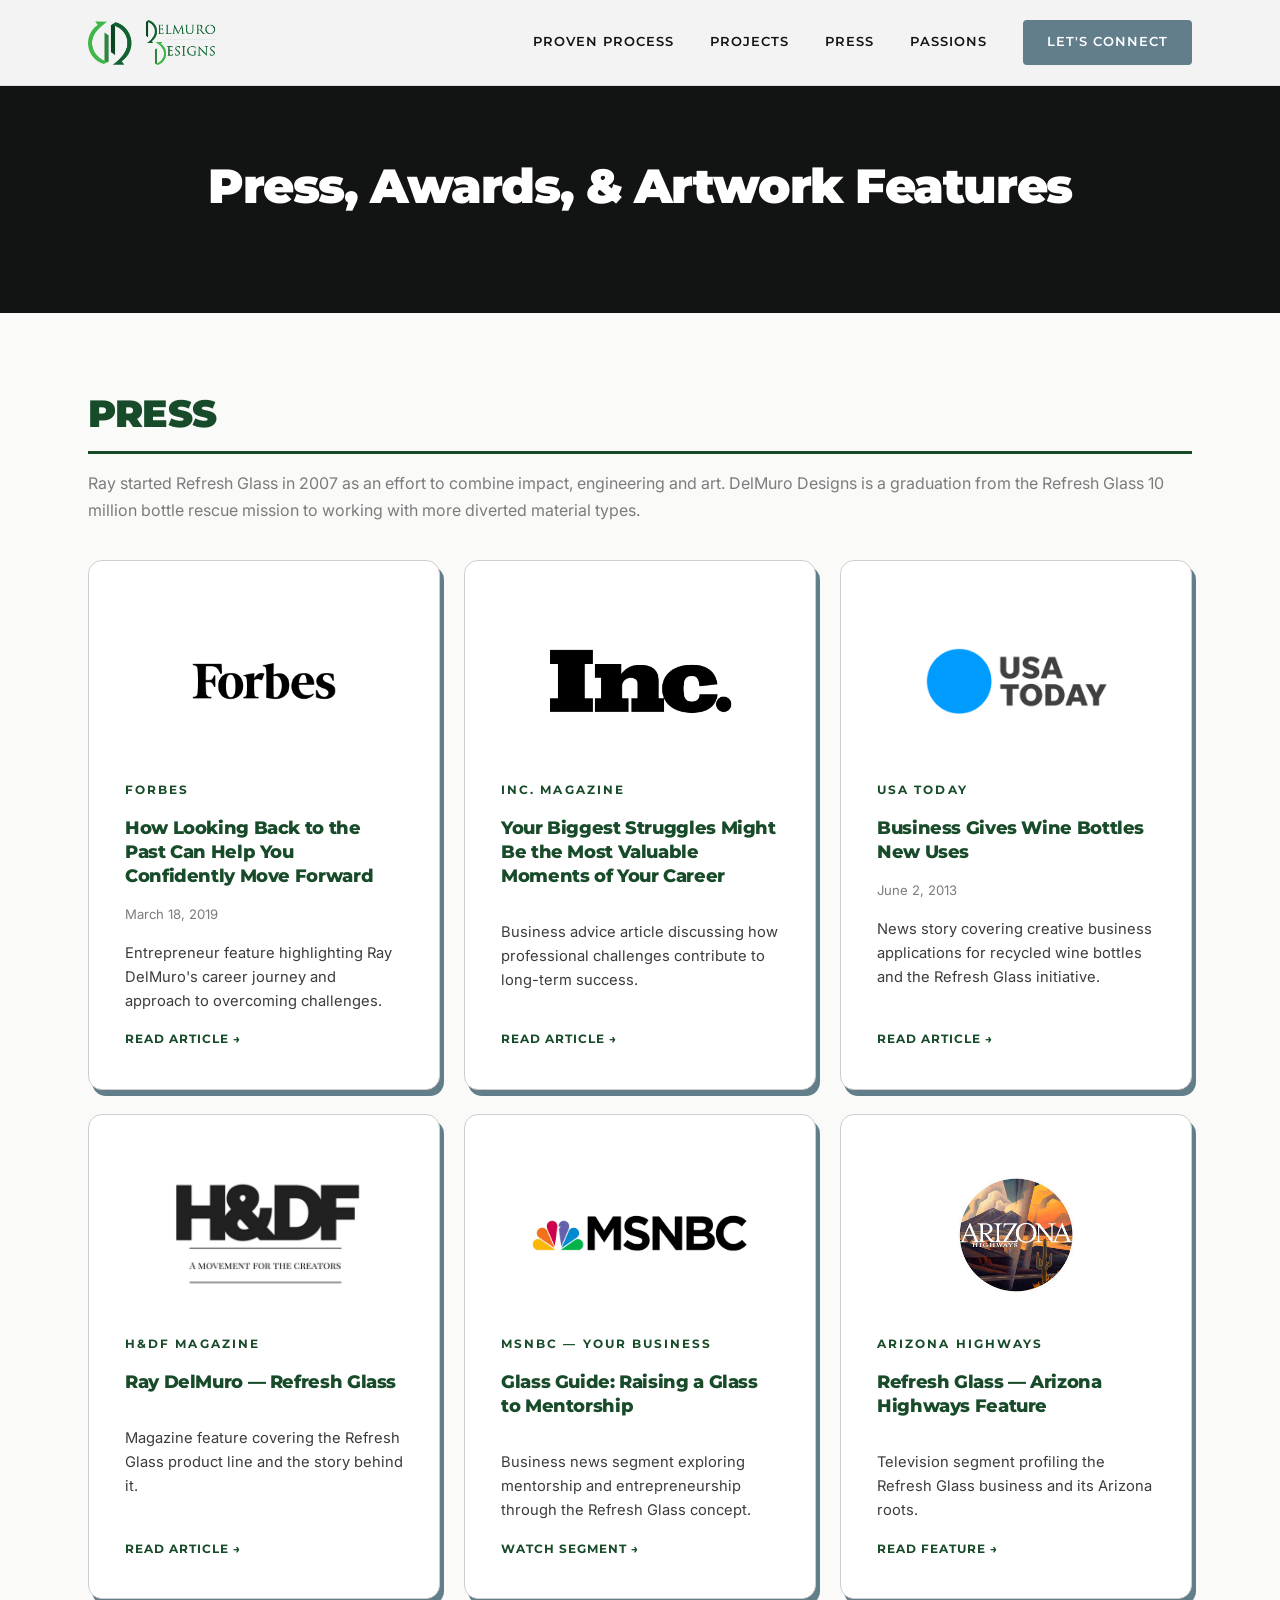
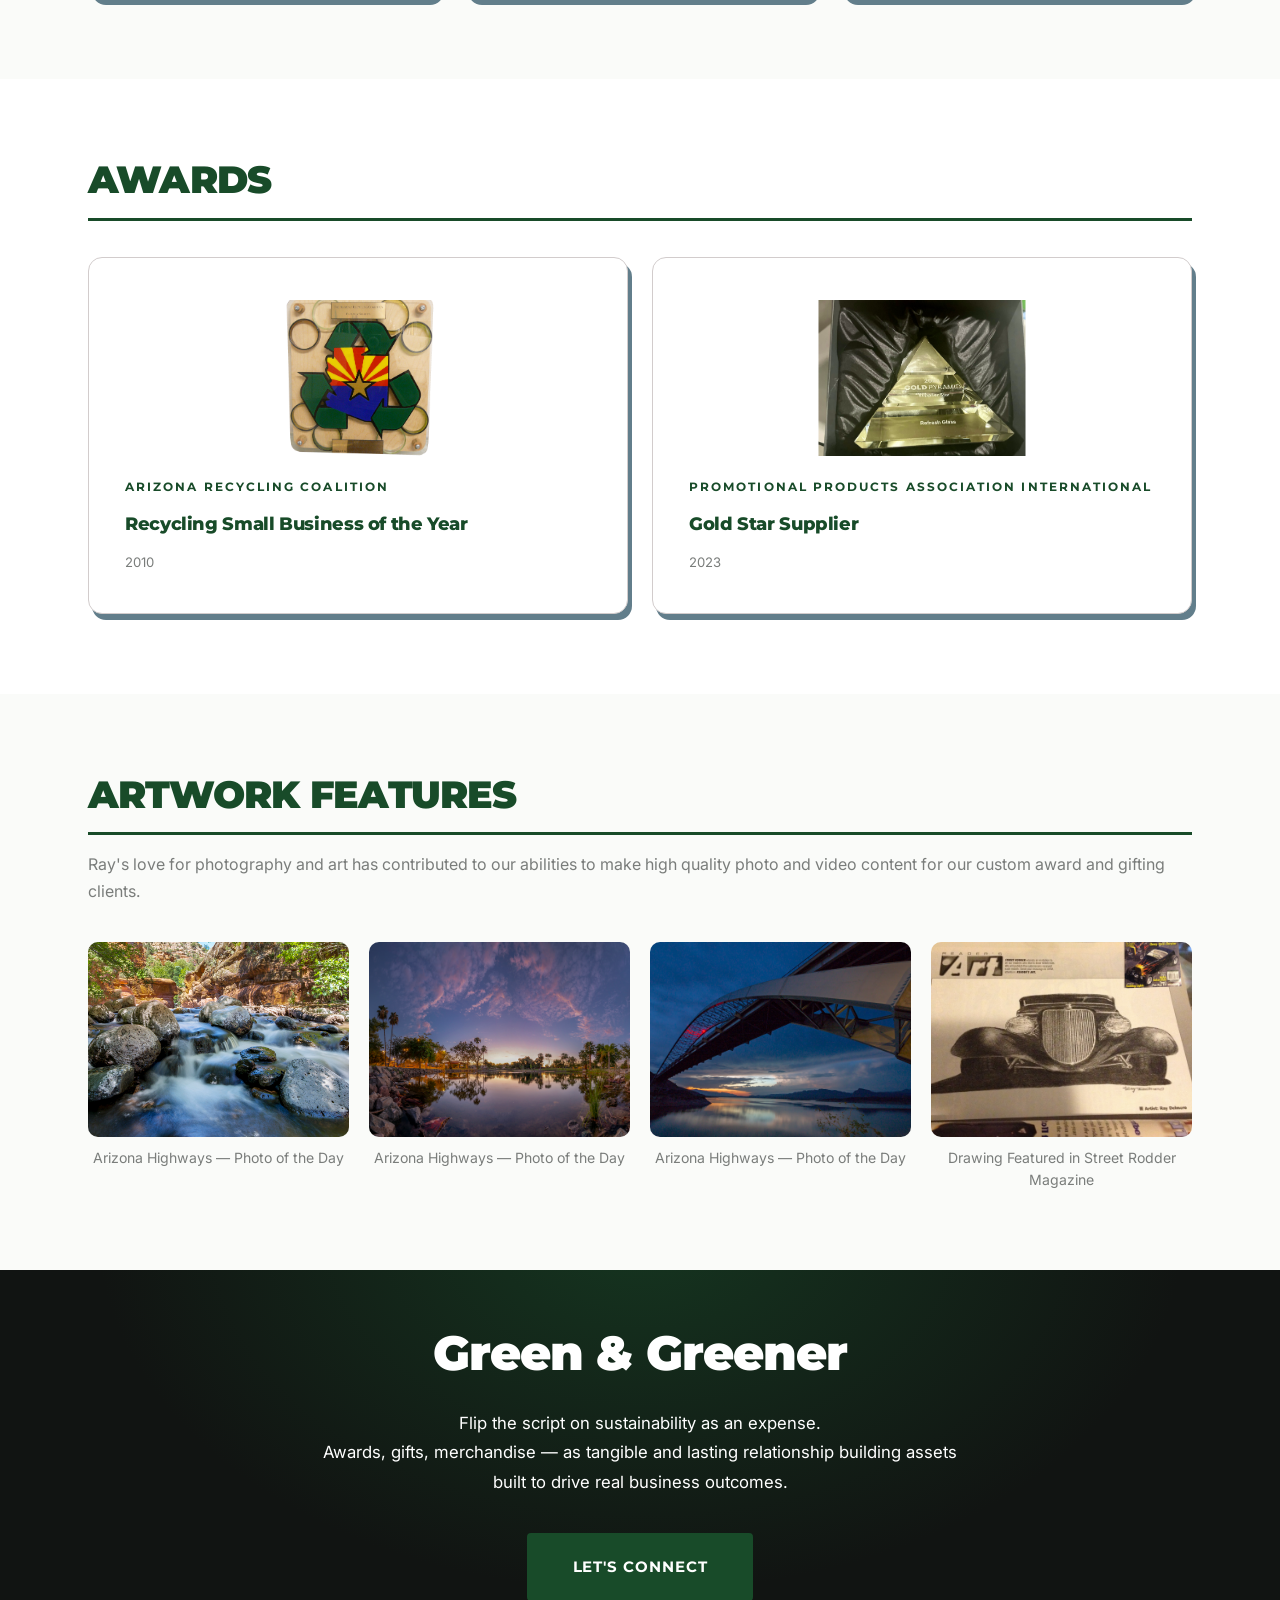
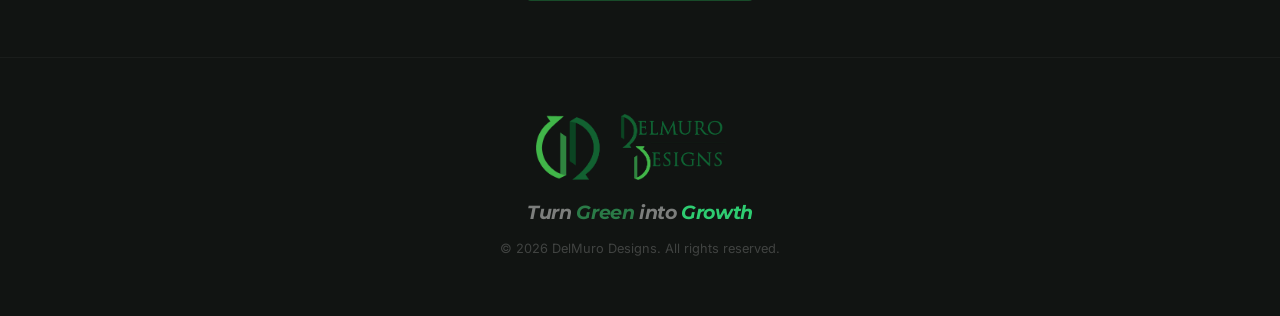
<file: press.html>
<!DOCTYPE html>
<html lang="en">
<head>
  <meta charset="UTF-8">
  <meta name="viewport" content="width=device-width, initial-scale=1.0">
  <title>Press & Awards | DelMuro Designs</title>
  <link rel="preconnect" href="https://fonts.googleapis.com">
  <link rel="preconnect" href="https://fonts.gstatic.com" crossorigin>
  <link href="https://fonts.googleapis.com/css2?family=Montserrat:wght@400;600;700;800;900&family=Inter:wght@300;400;500&display=swap" rel="stylesheet">
  <link rel="stylesheet" href="styles.css">
  <link rel="icon" type="image/png" href="images/DD LOGOS/DD favicon.png">
  <link rel="apple-touch-icon" href="images/DD LOGOS/DD favicon.png">
  <style>
    .press-hero {
      background: var(--near-black);
      padding: 160px 0 80px;
      text-align: center;
    }
    .press-hero__headline {
      font-family: var(--font-head);
      font-weight: 900;
      font-size: clamp(1.65rem, 3.75vw, 3rem);
      color: var(--white);
      letter-spacing: -0.03em;
      line-height: 1.1;
      margin-bottom: 20px;
    }
    .press-hero__sub {
      font-size: 1.05rem;
      color: rgba(255,255,255,0.55);
      max-width: 520px;
      margin: 0 auto;
      line-height: 1.7;
    }

    .artwork-grid {
      display: grid;
      grid-template-columns: repeat(4, 1fr);
      gap: 20px;
      margin-top: 0;
    }
    .artwork-card {
      display: flex;
      flex-direction: column;
      gap: 10px;
    }
    .artwork-card__img {
      width: 100%;
      aspect-ratio: 4/3;
      border-radius: 10px;
      overflow: hidden;
      background: var(--off-white-alt);
    }
    .artwork-card__img img {
      width: 100%;
      height: 100%;
      object-fit: cover;
      display: block;
    }
    .artwork-card__caption {
      font-family: 'Inter', sans-serif;
      font-size: 0.88rem;
      color: var(--gray-mid);
      line-height: 1.5;
      margin: 0;
      text-align: center;
    }
    @media (max-width: 768px) {
      .artwork-grid { grid-template-columns: repeat(2, 1fr); }
    }
    @media (max-width: 480px) {
      .artwork-grid { grid-template-columns: 1fr; }
    }
    .press-section__sub {
      font-size: 1rem;
      line-height: 1.7;
      color: var(--gray-mid);
      max-width: 100%;
      margin: -20px 0 36px;
    }
    .press-section__heading {
      font-family: var(--font-head);
      font-weight: 900;
      font-size: clamp(1.6rem, 3vw, 2.4rem);
      color: var(--green-dark);
      text-transform: uppercase;
      letter-spacing: -0.02em;
      margin: 0 0 36px;
      padding-bottom: 16px;
      border-bottom: 3px solid var(--green-dark);
    }
    .press-grid {
      background: var(--off-white);
      padding: var(--section-pad) 0;
    }
    .press-grid--alt {
      background: var(--white);
    }
    .press-grid--alt .press-grid__inner {
      grid-template-columns: repeat(2, 1fr);
    }
    .press-grid--alt .press-card__img img {
      transform: scale(1.5);
    }
    .press-grid__inner {
      display: grid;
      grid-template-columns: repeat(3, 1fr);
      gap: 24px;
    }
    .press-card {
      background: var(--white);
      border-radius: 14px;
      padding: 40px 36px;
      display: flex;
      flex-direction: column;
      gap: 16px;
      border: 1px solid var(--gray-light);
      box-shadow: 4px 6px 0px 0px var(--slate);
      transition: transform 0.25s ease, box-shadow 0.25s ease;
    }
    .press-card:hover {
      transform: translateY(-6px);
      box-shadow: 4px 12px 0px 0px var(--slate);
    }
    .press-card__img {
      width: 100%;
      height: 160px;
      border-radius: 8px;
      background: var(--white);
      border: 2px solid transparent;
      display: flex;
      align-items: center;
      justify-content: center;
      overflow: hidden;
      margin-bottom: 4px;
      padding: 20px;
    }
    .press-card__img img {
      width: 100%;
      height: 100%;
      object-fit: contain;
      display: block;
    }
    .press-card__img-placeholder {
      font-family: var(--font-head);
      font-weight: 600;
      font-size: 0.72rem;
      letter-spacing: 0.12em;
      text-transform: uppercase;
      color: var(--gray-mid);
    }

    .press-card__source {
      font-family: var(--font-head);
      font-weight: 700;
      font-size: 0.72rem;
      letter-spacing: 0.18em;
      text-transform: uppercase;
      color: var(--green-dark);
    }
    .press-card__title {
      font-family: var(--font-head);
      font-weight: 800;
      font-size: 1.15rem;
      color: var(--green-dark);
      line-height: 1.3;
    }
    .press-card__date {
      font-size: 0.82rem;
      color: var(--gray-mid);
    }
    .press-card__desc {
      font-size: 0.92rem;
      color: var(--charcoal);
      line-height: 1.65;
      flex: 1;
    }
    .press-card__link {
      display: inline-block;
      font-family: var(--font-head);
      font-weight: 700;
      font-size: 0.78rem;
      letter-spacing: 0.08em;
      text-transform: uppercase;
      color: var(--green-dark);
      text-decoration: none;
      margin-top: auto;
      transition: color 0.2s;
    }
    .press-card__link:hover { color: var(--green-accent); }
    .press-card--no-link .press-card__link { display: none; }

    @media (max-width: 900px) {
      .press-grid__inner { grid-template-columns: repeat(2, 1fr); }
    }
    @media (max-width: 580px) {
      .press-grid__inner { grid-template-columns: 1fr; }
      .press-grid--alt .press-grid__inner { grid-template-columns: 1fr; }
    }
  </style>
</head>
<body>

  <!-- NAV -->
  <nav class="nav">
    <div class="nav__inner container">
      <a href="index.html" class="nav__logo"><img src="images/DD LOGOS/med Horizontal ACTIVE DD logo no taglines.png" alt="DelMuro Designs"></a>
      <div class="nav__links">
        <a href="process.html">Proven Process</a>
        <a href="projects.html">Projects</a>
        <a href="press.html">Press</a>
        <a href="about.html">Passions</a>
        <a href="index.html#contact" class="btn btn--sm">Let's Connect</a>
      </div>
      <button class="nav__hamburger" aria-label="Open menu" aria-expanded="false">
        <span></span><span></span><span></span>
      </button>
    </div>
    <div class="nav__mobile-menu">
      <a href="process.html">Proven Process</a>
      <a href="projects.html">Projects</a>
      <a href="press.html">Press</a>
      <a href="about.html">Passions</a>
    </div>
  </nav>

  <!-- HERO -->
  <section class="press-hero">
    <div class="container">
      <h1 class="press-hero__headline">Press, Awards, & Artwork Features</h1>
    </div>
  </section>

  <!-- PRESS -->
  <section class="press-grid">
    <div class="container">
      <h2 class="press-section__heading">Press</h2>
      <p class="press-section__sub">Ray started Refresh Glass in 2007 as an effort to combine impact, engineering and art. DelMuro Designs is a graduation from the Refresh Glass 10 million bottle rescue mission to working with more diverted material types.</p>
      <div class="press-grid__inner">

        <div class="press-card">
          <div class="press-card__img"><img src="images/About Logos/forbes-logo-0.png" alt="Forbes" style="object-fit:contain;width:100%;transform:scale(1.5);"></div>
          <span class="press-card__source">Forbes</span>
          <h2 class="press-card__title">How Looking Back to the Past Can Help You Confidently Move Forward</h2>
          <span class="press-card__date">March 18, 2019</span>
          <p class="press-card__desc">Entrepreneur feature highlighting Ray DelMuro's career journey and approach to overcoming challenges.</p>
          <a href="https://www.forbes.com/sites/davidsturt/2019/03/18/how-looking-back-to-the-past-can-help-you-confidently-move-forward-one-entrepreneurs-story/" class="press-card__link" target="_blank" rel="noopener">Read Article →</a>
        </div>

        <div class="press-card">
          <div class="press-card__img"><img src="images/About Logos/Inc._magazine_logo_white_background.jpg" alt="Inc. Magazine" style="object-fit:contain;width:100%;transform:scale(0.8);"></div>
          <span class="press-card__source">Inc. Magazine</span>
          <h2 class="press-card__title">Your Biggest Struggles Might Be the Most Valuable Moments of Your Career</h2>
          <span class="press-card__date"></span>
          <p class="press-card__desc">Business advice article discussing how professional challenges contribute to long-term success.</p>
          <a href="https://www.inc.com/todd-nordstrom/your-biggest-struggles-might-be-most-valuable-moments-of-your-career-heres-how-to-use-them-to-get-ahead.html" class="press-card__link" target="_blank" rel="noopener">Read Article →</a>
        </div>

        <div class="press-card">
          <div class="press-card__img"><img src="images/About Logos/USA-Today-logo.png" alt="USA Today"></div>
          <span class="press-card__source">USA Today</span>
          <h2 class="press-card__title">Business Gives Wine Bottles New Uses</h2>
          <span class="press-card__date">June 2, 2013</span>
          <p class="press-card__desc">News story covering creative business applications for recycled wine bottles and the Refresh Glass initiative.</p>
          <a href="https://www.usatoday.com/story/news/nation/2013/06/02/business-gives-wine-bottles-new-uses/2381187/" class="press-card__link" target="_blank" rel="noopener">Read Article →</a>
        </div>

        <div class="press-card">
          <div class="press-card__img"><img src="images/About Logos/H&DF.png" alt="H&DF Magazine"></div>
          <span class="press-card__source">H&DF Magazine</span>
          <h2 class="press-card__title">Ray DelMuro — Refresh Glass</h2>
          <span class="press-card__date"></span>
          <p class="press-card__desc">Magazine feature covering the Refresh Glass product line and the story behind it.</p>
          <a href="https://hdfmagazine.com/ray-delmuro-refresh-glass/" class="press-card__link" target="_blank" rel="noopener">Read Article →</a>
        </div>

        <div class="press-card">
          <div class="press-card__img"><img src="images/About Logos/MSNBC-Logo.wine.png" alt="MSNBC"></div>
          <span class="press-card__source">MSNBC — Your Business</span>
          <h2 class="press-card__title">Glass Guide: Raising a Glass to Mentorship</h2>
          <span class="press-card__date"></span>
          <p class="press-card__desc">Business news segment exploring mentorship and entrepreneurship through the Refresh Glass concept.</p>
          <a href="https://www.msnbc.com/your-business/watch/glass-guide-raising-a-glass-to-mentorship-631962691890" class="press-card__link" target="_blank" rel="noopener">Watch Segment →</a>
        </div>

        <div class="press-card">
          <div class="press-card__img"><img src="images/About Logos/az highways.jpeg" alt="Arizona Highways"></div>
          <span class="press-card__source">Arizona Highways</span>
          <h2 class="press-card__title">Refresh Glass — Arizona Highways Feature</h2>
          <span class="press-card__date"></span>
          <p class="press-card__desc">Television segment profiling the Refresh Glass business and its Arizona roots.</p>
          <a href="https://www.arizonahighways.com/article/refresh-glass" class="press-card__link" target="_blank" rel="noopener">Read Feature →</a>
        </div>

      </div>
    </div>
  </section>

  <!-- AWARDS -->
  <section class="press-grid press-grid--alt">
    <div class="container">
      <h2 class="press-section__heading">Awards</h2>
      <div class="press-grid__inner">
        <div class="press-card">
          <div class="press-card__img"><img src="images/Press page/AZRC award png.png" alt="Arizona Recycling Coalition"></div>
          <span class="press-card__source">Arizona Recycling Coalition</span>
          <h2 class="press-card__title">Recycling Small Business of the Year</h2>
          <span class="press-card__date">2010</span>
        </div>

        <div class="press-card">
          <div class="press-card__img"><img src="images/Press page/Promotional Products association Supplier Award in 2023.jpg" alt="Promotional Products Association International"></div>
          <span class="press-card__source">Promotional Products Association International</span>
          <h2 class="press-card__title">Gold Star Supplier</h2>
          <span class="press-card__date">2023</span>
        </div>
      </div>
    </div>
  </section>

  <!-- FEATURES -->
  <section class="press-grid">
    <div class="container">
      <h2 class="press-section__heading">Artwork Features</h2>
      <p class="press-section__sub">Ray's love for photography and art has contributed to our abilities to make high quality photo and video content for our custom award and gifting clients.</p>
      <div class="artwork-grid">
        <div class="artwork-card">
          <div class="artwork-card__img"><img src="images/Press page/AH the CRACK.jpg" alt="Arizona Highways Photo of the Day"></div>
          <p class="artwork-card__caption">Arizona Highways — Photo of the Day</p>
        </div>

        <div class="artwork-card">
          <div class="artwork-card__img"><img src="images/Press page/AH Papago Park vert pano 1 crop 4 to 5.jpg" alt="Arizona Highways Photo of the Day"></div>
          <p class="artwork-card__caption">Arizona Highways — Photo of the Day</p>
        </div>

        <div class="artwork-card">
          <div class="artwork-card__img"><img src="images/Press page/AH roosevelt bridge 1.jpg" alt="Arizona Highways Photo of the Day"></div>
          <p class="artwork-card__caption">Arizona Highways — Photo of the Day</p>
        </div>

        <div class="artwork-card">
          <div class="artwork-card__img"><img src="images/Press page/Street Rodder Drawing copy.jpg" alt="Drawing Featured in Street Rodder Magazine"></div>
          <p class="artwork-card__caption">Drawing Featured in Street Rodder Magazine</p>
        </div>
      </div>
    </div>
  </section>

  <!-- SECTION: FINAL CTA -->
  <section class="cta-final" id="contact">
    <div class="container">
      <h2 class="cta-final__headline">Green &amp; Greener</h2>
      <p class="cta-final__body">Flip the script on sustainability as an expense.<br>Awards, gifts, merchandise &mdash; as tangible and lasting relationship building assets<br>built to drive real business outcomes.</p>
      <div class="cta-final__buttons">
        <a href="#contact" class="btn btn--primary btn--lg">Let's Connect</a>
      </div>
    </div>
  </section>

  <!-- FOOTER -->
  <footer class="footer">
    <div class="container footer__inner">
      <div class="footer__logo"><img src="images/DD LOGOS/med Horizontal ACTIVE DD logo no taglines.png" alt="DelMuro Designs"></div>
      <p class="footer__tagline"><span style="color:rgba(255,255,255,0.45);">Turn</span> <span style="color: var(--green-accent);">Green</span> <span style="color:rgba(255,255,255,0.45);">into</span> <span style="color: #2ECC71;">Growth</span></p>
      <p class="footer__copy">&copy; 2026 DelMuro Designs. All rights reserved.</p>
    </div>
  </footer>

  <script src="script.js"></script>

  <!-- CONTACT MODAL -->
  <style>
    #contact-modal{display:none;position:fixed;inset:0;z-index:10000;background:rgba(0,0,0,0.72);backdrop-filter:blur(6px);align-items:center;justify-content:center;padding:20px;overflow-y:auto;}
    #contact-modal-inner{background:#fff;border-radius:16px;padding:48px 48px 40px;max-width:660px;width:100%;position:relative;margin:auto;}
    #cm-close{position:absolute;top:16px;right:20px;background:none;border:none;font-size:2rem;cursor:pointer;color:#aaa;line-height:1;padding:4px 8px;}
    #cm-close:hover{color:#333;}
    #contact-modal form{width:100%;font-family:'Inter',system-ui,sans-serif;}
    #contact-modal form *{box-sizing:border-box;}
    #contact-modal .cm-field{display:block;width:100%;margin-bottom:14px;}
    #contact-modal .cm-field label{display:block;margin-bottom:5px;font-size:0.875rem;color:#374151;font-weight:500;}
    #contact-modal input[type="text"],#contact-modal input[type="url"],#contact-modal input[type="email"],#contact-modal select,#contact-modal textarea{width:100%;padding:9px 12px;border:1px solid #d1d5db;border-radius:6px;font-family:inherit;font-size:0.95rem;color:#111;}
    #contact-modal input:focus,#contact-modal select:focus,#contact-modal textarea:focus{outline:none;border-color:#2F8F4E;box-shadow:0 0 0 3px rgba(47,143,78,0.15);}
    #contact-modal textarea{resize:vertical;}
    #contact-modal fieldset{border:0;padding:0;margin:0 0 14px;}
    #contact-modal fieldset legend{display:block;margin-bottom:8px;font-size:0.875rem;color:#374151;font-weight:500;}
    #contact-modal fieldset label{display:flex;align-items:center;gap:8px;margin-bottom:6px;font-size:0.9rem;color:#374151;}
    #contact-modal .cm-row{display:flex;gap:16px;}
    #contact-modal .cm-row .cm-field{flex:1;min-width:0;}
    #contact-modal button[type="submit"]{width:100%;padding:13px 24px;border-radius:8px;border:none;background:#2F8F4E;color:#fff;cursor:pointer;font-family:'Inter',sans-serif;font-weight:700;font-size:1rem;transition:background 0.2s;}
    #contact-modal button[type="submit"]:hover{background:#267a42;}
    @media(max-width:600px){#contact-modal-inner{padding:32px 20px;}#contact-modal .cm-row{flex-direction:column;gap:0;}}
  </style>
  <div id="contact-modal" role="dialog" aria-modal="true" aria-labelledby="cm-heading">
    <div id="contact-modal-inner">
      <button id="cm-close" onclick="closeContactModal()" aria-label="Close">&times;</button>
      <h3 id="cm-heading" style="font-family:'Bebas Neue',sans-serif;font-size:2.2rem;letter-spacing:0.03em;margin:0 0 6px;color:#1a1a1a;">Let's Connect</h3>
      <p style="font-family:'Inter',sans-serif;font-size:0.95rem;color:#888;margin:0 0 28px;">Tell us about your project — we'll follow up shortly.</p>
      <form action="https://usebasin.com/f/e0e806885330" method="POST" accept-charset="utf-8">
        <div class="cm-row">
          <div class="cm-field"><label for="cm-first">First Name</label><input type="text" id="cm-first" name="first_name" required></div>
          <div class="cm-field"><label for="cm-last">Last Name</label><input type="text" id="cm-last" name="last_name" required></div>
        </div>
        <div class="cm-row">
          <div class="cm-field"><label for="cm-phone">Phone Number</label><input type="tel" id="cm-phone" name="phone_number" required></div>
          <div class="cm-field"><label for="cm-email">Email</label><input type="email" id="cm-email" name="email" required></div>
        </div>
        <div class="cm-field"><label for="cm-website">Organization Website</label><input type="url" id="cm-website" name="organization_website" required></div>
        <fieldset>
          <legend>Interested in (select all that apply)</legend>
          <label><input type="checkbox" name="interested_in[]" value="awards"> Awards</label>
          <label><input type="checkbox" name="interested_in[]" value="gifts"> Gifts</label>
          <label><input type="checkbox" name="interested_in[]" value="merchandise"> Merchandise</label>
        </fieldset>
        <div class="cm-row">
          <div class="cm-field"><label for="cm-qty">Quantities (minimum 10 units)</label><select id="cm-qty" name="quantities" required><option value="">Select…</option><option value="10-50">10–50</option><option value="50-100">50–100</option><option value="100+">100+</option><option value="not_sure">Not sure yet</option></select></div>
          <div class="cm-field"><label for="cm-timeline">Timeline (optional)</label><input type="text" id="cm-timeline" name="timeline" maxlength="25"></div>
        </div>
        <div class="cm-field"><label for="cm-message">Message (optional, max 250 chars)</label><textarea id="cm-message" name="message" maxlength="250" rows="6"></textarea></div>
        <div class="cm-field"><button type="submit">Submit</button></div>
      </form>
    </div>
  </div>
  <script>
    (function(){
      var modal=document.getElementById('contact-modal');
      function openContactModal(){var sy=window.scrollY||window.pageYOffset;document.body.style.top='-'+sy+'px';document.body.style.position='fixed';document.body.style.width='100%';document.body.style.overflow='hidden';modal.style.display='flex';}
      function closeContactModal(){var sy=parseInt(document.body.style.top||'0')*-1;document.body.style.position='';document.body.style.top='';document.body.style.width='';document.body.style.overflow='';modal.style.display='none';window.scrollTo(0,sy);}
      window.openContactModal=openContactModal;
      window.closeContactModal=closeContactModal;
      modal.addEventListener('click',function(e){if(e.target===modal)closeContactModal();});
      document.addEventListener('keydown',function(e){if(e.key==='Escape')closeContactModal();});
      document.querySelectorAll('a[href="#contact"],a[href="index.html#contact"]').forEach(function(el){
        el.addEventListener('click',function(e){e.preventDefault();openContactModal();});
      });
    })();
  </script>
</body>
</html>
</file>
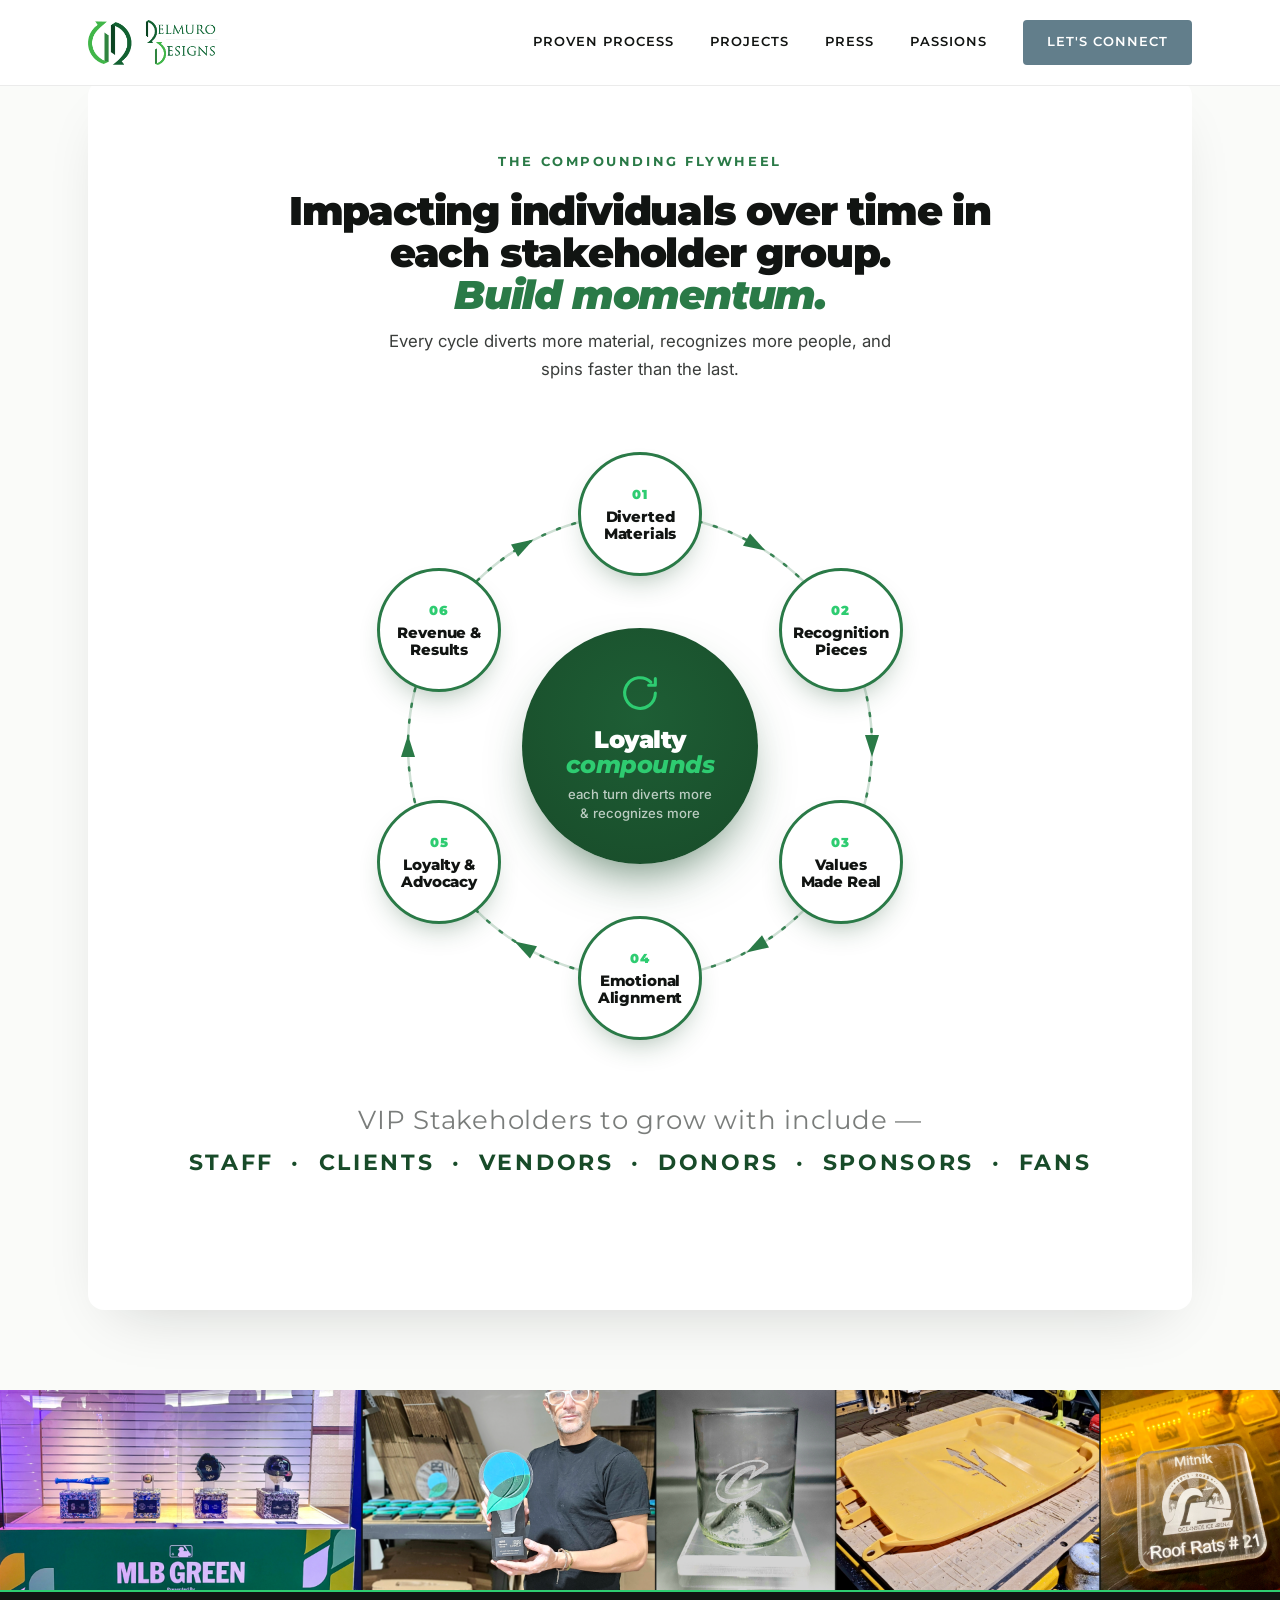
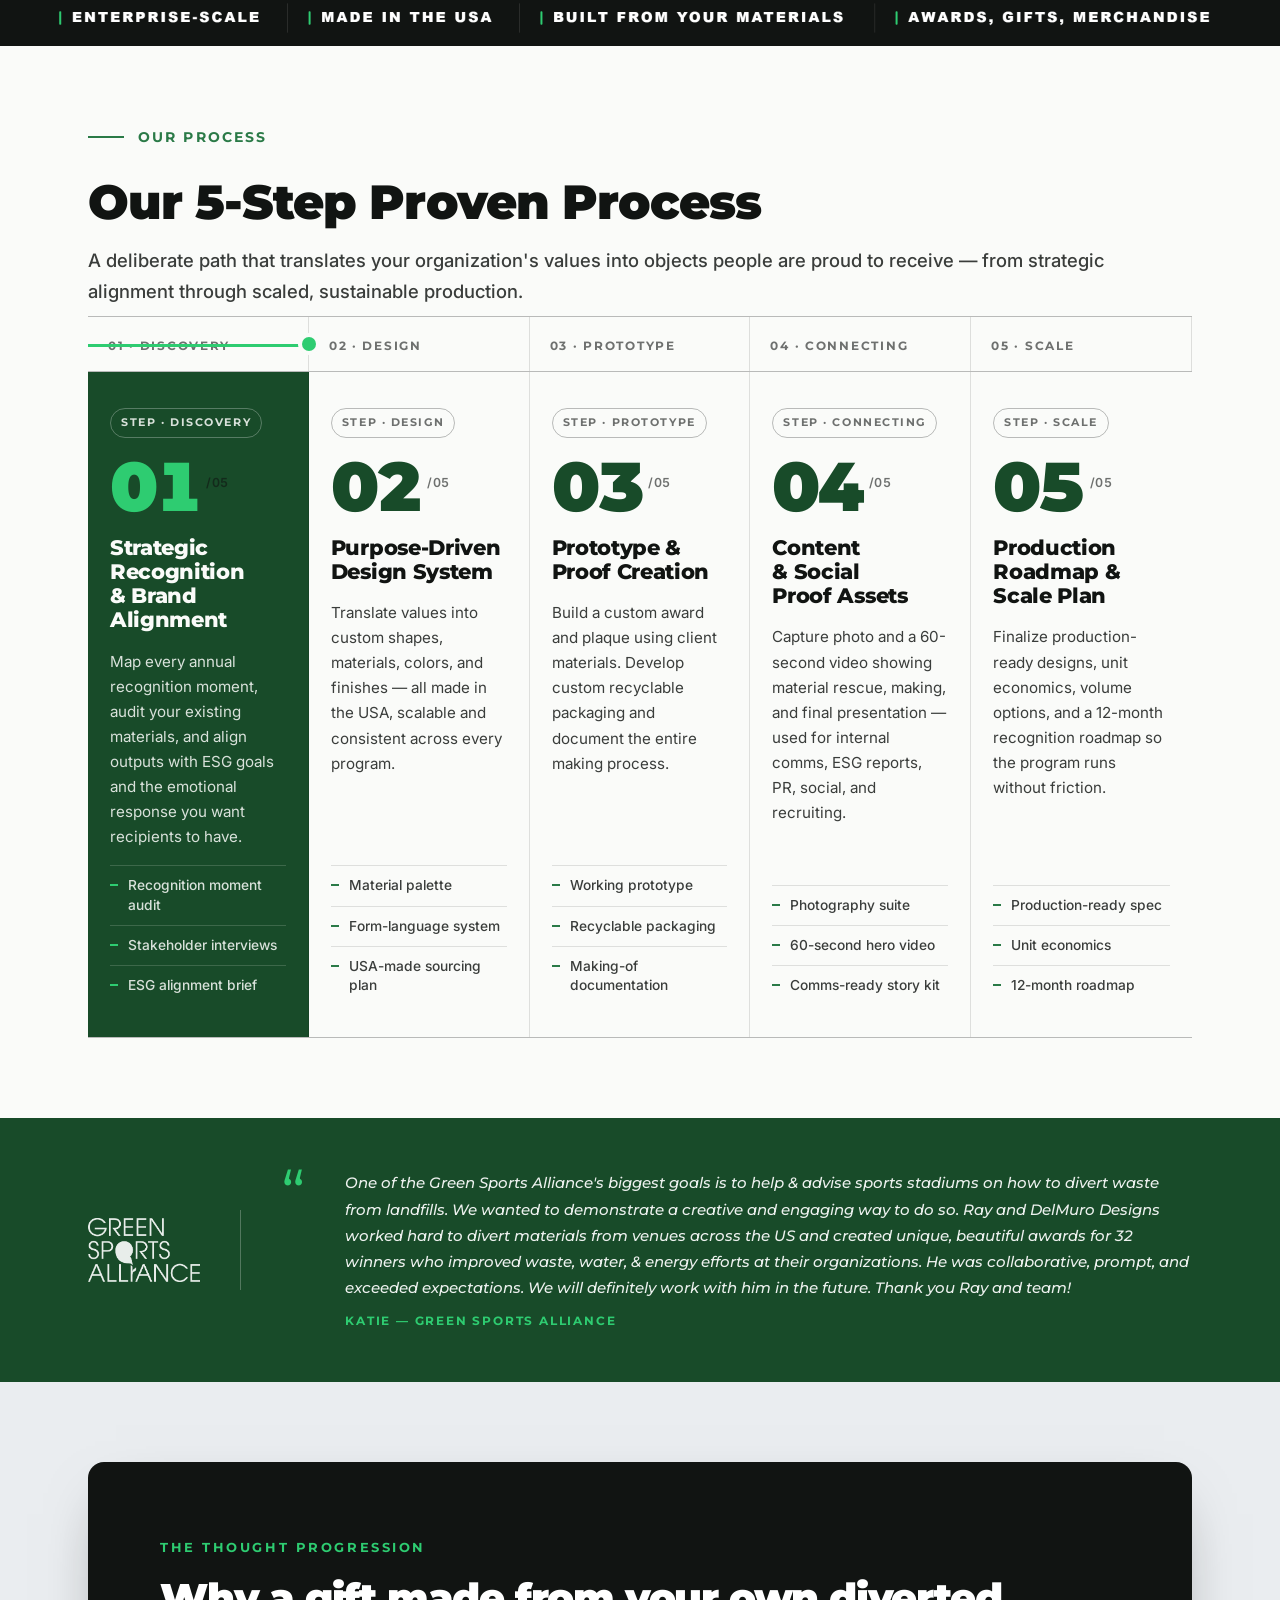
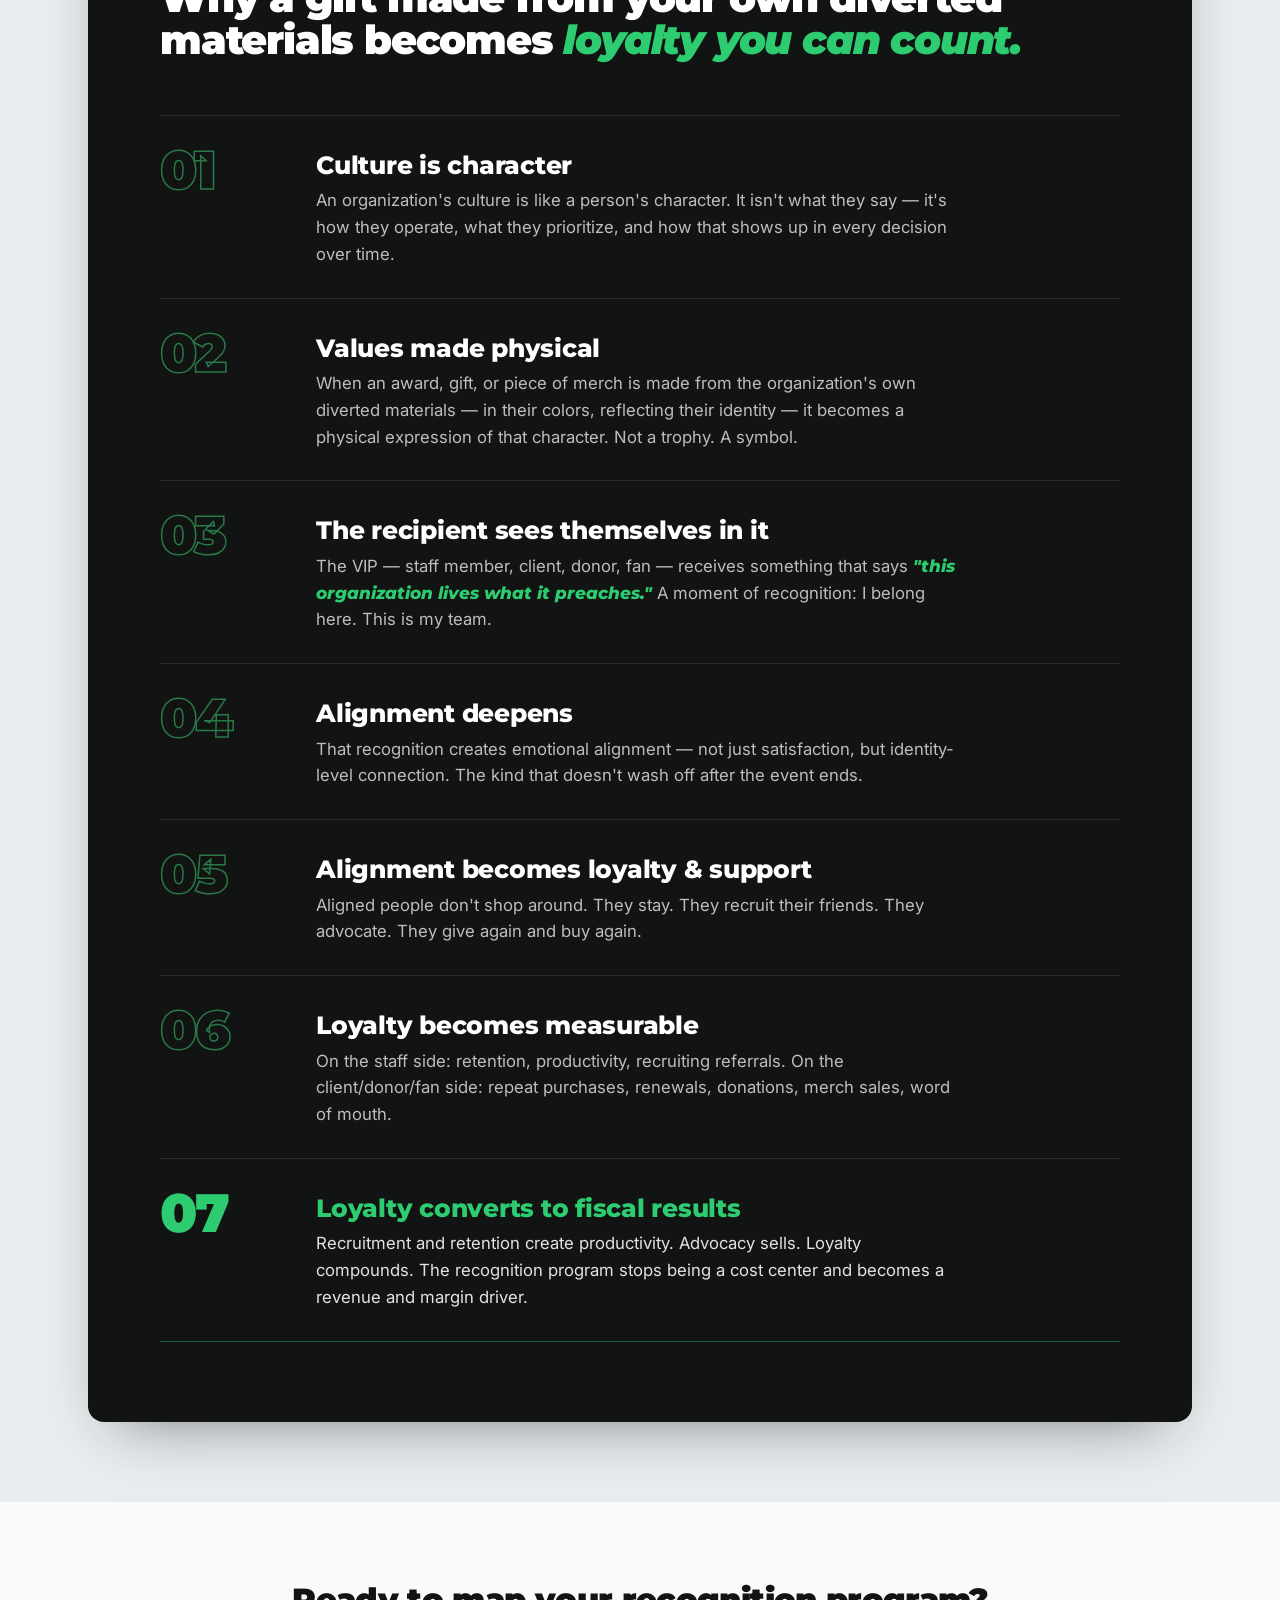
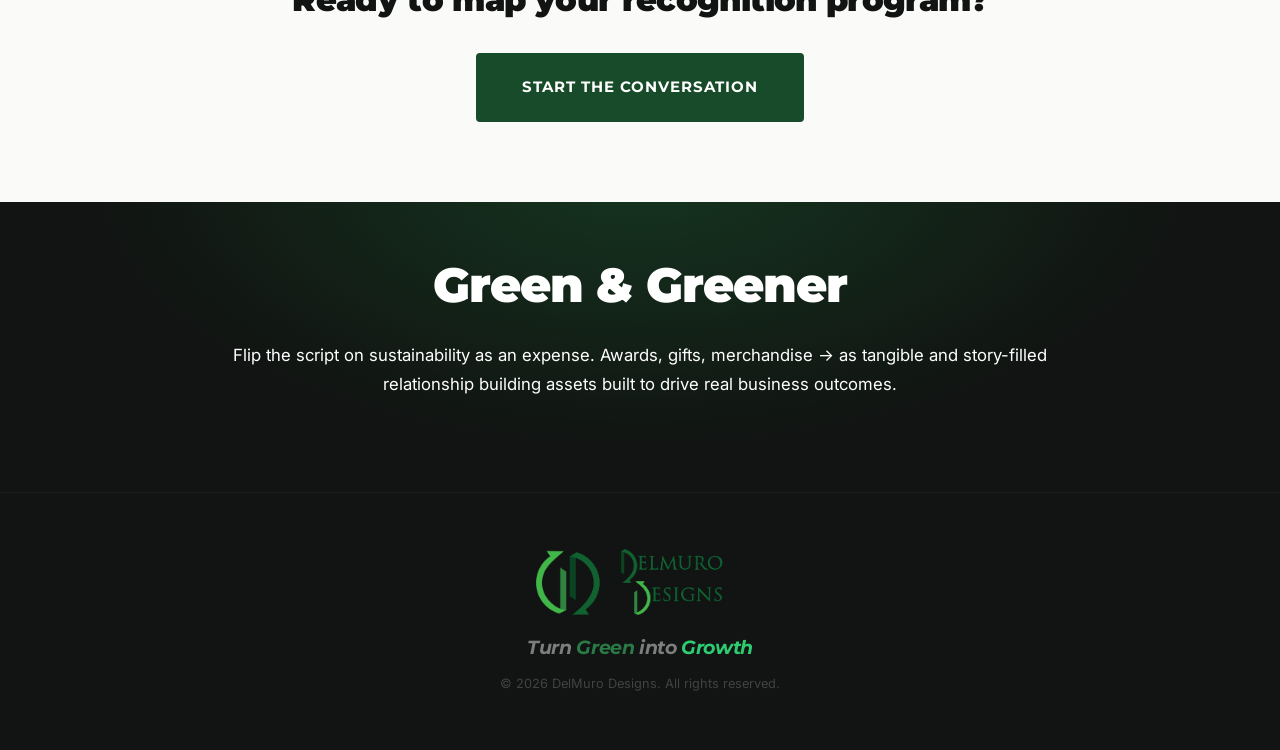
<file: process.html>
<!DOCTYPE html>
<html lang="en">
<head>
  <meta charset="UTF-8">
  <meta name="viewport" content="width=device-width, initial-scale=1.0">
  <title>Our Proven Process | DelMuro Designs</title>
  <link rel="preconnect" href="https://fonts.googleapis.com">
  <link rel="preconnect" href="https://fonts.gstatic.com" crossorigin>
  <link href="https://fonts.googleapis.com/css2?family=Montserrat:wght@400;600;700;800;900&family=Inter:wght@300;400;500&display=swap" rel="stylesheet">
  <link rel="stylesheet" href="styles.css">
  <link rel="icon" type="image/png" href="images/DD LOGOS/DD favicon.png">
  <link rel="apple-touch-icon" href="images/DD LOGOS/DD favicon.png">
  <style>
    .process-hero {
      background: var(--near-black);
      padding: 160px 0 80px;
      text-align: center;
    }
    .process-hero__headline {
      font-family: var(--font-head);
      font-weight: 900;
      font-size: clamp(1.65rem, 3.75vw, 3rem);
      color: var(--white);
      letter-spacing: -0.03em;
      line-height: 1.1;
      margin-bottom: 20px;
    }
    .process-hero__sub {
      font-size: 1.05rem;
      color: rgba(255,255,255,0.55);
      max-width: 520px;
      margin: 0 auto;
      line-height: 1.7;
    }
  </style>
</head>
<body>

  <!-- NAV -->
  <nav class="nav">
    <div class="nav__inner container">
      <a href="index.html" class="nav__logo"><img src="images/DD LOGOS/med Horizontal ACTIVE DD logo no taglines.png" alt="DelMuro Designs"></a>
      <div class="nav__links">
        <a href="process.html">Proven Process</a>
        <a href="projects.html">Projects</a>
        <a href="press.html">Press</a>
        <a href="about.html">Passions</a>
        <a href="index.html#contact" class="btn btn--sm">Let's Connect</a>
      </div>
      <button class="nav__hamburger" aria-label="Open menu" aria-expanded="false">
        <span></span><span></span><span></span>
      </button>
    </div>
    <div class="nav__mobile-menu">
      <a href="process.html">Proven Process</a>
      <a href="projects.html">Projects</a>
      <a href="press.html">Press</a>
      <a href="about.html">Passions</a>
    </div>
  </nav>

  <!-- HERO -->
  <section class="process-hero" style="display:none;">
    <div class="container">
      <h1 class="process-hero__headline">Our 5-Step Proven Process</h1>
      <p class="process-hero__sub">A deliberate path that translates your organization's values into objects people are proud to receive — from strategic alignment through scaled, sustainable production.</p>
    </div>
  </section>

  <!-- LOYALTY FLYWHEEL -->
  <section class="fw-section">
    <div class="container">
      <div class="fw-panel">
        <div class="fw-panel__head" data-reveal>
          <p class="fw-eyebrow">The compounding flywheel</p>
          <h2 class="fw-headline">Impacting individuals over time in each stakeholder group.<br><em>Build momentum.</em></h2>
          <p class="fw-lede">Every cycle diverts more material, recognizes more people, and spins faster than the last.</p>
        </div>

        <div class="fw-stage" data-reveal>
          <svg class="fw-stage__svg" viewBox="0 0 660 660" aria-hidden="true">
            <circle cx="330" cy="330" r="232" fill="none" stroke="#CFE0D5" stroke-width="2.5"/>
            <circle cx="330" cy="330" r="232" fill="none" stroke="#2A7A47" stroke-width="2.5" stroke-dasharray="3 13" stroke-linecap="round" opacity="0.9"/>
            <g fill="#2A7A47">
              <polygon points="455.5,134.6 440.0,117.5 433.0,129.7"/>
              <polygon points="562.0,341.0 569.0,319.0 555.0,319.0"/>
              <polygon points="436.5,536.4 459.0,531.5 452.0,519.3"/>
              <polygon points="204.5,525.4 220.0,542.5 227.0,530.3"/>
              <polygon points="98.0,319.0 91.0,341.0 105.0,341.0"/>
              <polygon points="223.5,123.6 201.0,128.5 208.0,140.7"/>
            </g>
          </svg>

          <div class="fw-hub">
            <svg class="fw-hub__icon" viewBox="0 0 48 48" width="46" height="46" aria-hidden="true">
              <path d="M40 24a16 16 0 1 1-4.7-11.3" fill="none" stroke="currentColor" stroke-width="3.2" stroke-linecap="round"/>
              <path d="M40 9 L40 16 L33 16" fill="none" stroke="currentColor" stroke-width="3.2" stroke-linecap="round" stroke-linejoin="round"/>
            </svg>
            <div class="fw-hub__line">Loyalty</div>
            <div class="fw-hub__line fw-hub__line--accent">compounds</div>
            <p class="fw-hub__note">each turn diverts more &amp; recognizes more</p>
          </div>

          <div class="fw-node" style="left:50%;    top:14.85%;"><span class="fw-node__num">01</span><span class="fw-node__label">Diverted<br>Materials</span></div>
          <div class="fw-node" style="left:80.44%; top:32.42%;"><span class="fw-node__num">02</span><span class="fw-node__label">Recognition<br>Pieces</span></div>
          <div class="fw-node" style="left:80.44%; top:67.58%;"><span class="fw-node__num">03</span><span class="fw-node__label">Values<br>Made Real</span></div>
          <div class="fw-node" style="left:50%;    top:85.15%;"><span class="fw-node__num">04</span><span class="fw-node__label">Emotional<br>Alignment</span></div>
          <div class="fw-node" style="left:19.56%; top:67.58%;"><span class="fw-node__num">05</span><span class="fw-node__label">Loyalty &amp;<br>Advocacy</span></div>
          <div class="fw-node" style="left:19.56%; top:32.42%;"><span class="fw-node__num">06</span><span class="fw-node__label">Revenue &amp;<br>Results</span></div>
        </div>
        <p style="text-align:center; font-size: 1.6rem; font-family: var(--font-head); color: var(--gray-mid); margin: 24px 0 0; padding: 0 24px 64px; letter-spacing: 0.03em; font-weight: 400; line-height: 1.6;">VIP Stakeholders to grow with include &mdash;<br><span style="color: var(--green-dark); font-weight: 700; letter-spacing: 0.12em; text-transform: uppercase; font-size: 1.4rem;">Staff &nbsp;&middot;&nbsp; Clients &nbsp;&middot;&nbsp; Vendors &nbsp;&middot;&nbsp; Donors &nbsp;&middot;&nbsp; Sponsors &nbsp;&middot;&nbsp; Fans</span></p>
      </div>
    </div>
  </section>

  <!-- BANNER -->
  <div style="width:100%; line-height:0;">
    <img src="images/Banners/refresh-glass-banner.png" alt="Enterprise-scale awards, gifts, and merchandise made in the USA from your materials" style="width:100%; display:block;">
  </div>

  <!-- PROVEN PROCESS -->
  <section class="dm-proven-process" id="process">
  <div class="dm-pp-container">

    <div class="dm-pp-eyebrow">
      <span class="dm-pp-bar"></span>
      <span>Our Process</span>
    </div>

    <h2 class="dm-pp-headline">Our 5-Step Proven Process</h2>

    <p class="dm-pp-lede">A deliberate path that translates your organization's values into objects people are proud to receive — from strategic alignment through scaled, sustainable production.</p>

    <div class="dm-pp-rail" aria-hidden="true">
      <div class="dm-pp-tick"><span class="dm-pp-tick-lbl">01 · Discovery</span></div>
      <div class="dm-pp-tick"><span class="dm-pp-tick-lbl">02 · Design</span></div>
      <div class="dm-pp-tick"><span class="dm-pp-tick-lbl">03 · Prototype</span></div>
      <div class="dm-pp-tick"><span class="dm-pp-tick-lbl">04 · Connecting</span></div>
      <div class="dm-pp-tick"><span class="dm-pp-tick-lbl">05 · Scale</span></div>
      <div class="dm-pp-fill" style="width:20%"></div>
      <div class="dm-pp-head" style="left:20%"></div>
    </div>

    <div class="dm-pp-track">

      <article class="dm-pp-step is-active" data-step="0">
        <span class="dm-pp-pill">Step · Discovery</span>
        <div class="dm-pp-num">01<sup>/05</sup></div>
        <h3 class="dm-pp-step-title">Strategic Recognition &amp; Brand Alignment</h3>
        <p class="dm-pp-step-desc">Map every annual recognition moment, audit your existing materials, and align outputs with ESG goals and the emotional response you want recipients to have.</p>
        <ul class="dm-pp-deliverables">
          <li>Recognition moment audit</li>
          <li>Stakeholder interviews</li>
          <li>ESG alignment brief</li>
        </ul>
      </article>

      <article class="dm-pp-step" data-step="1">
        <span class="dm-pp-pill">Step · Design</span>
        <div class="dm-pp-num">02<sup>/05</sup></div>
        <h3 class="dm-pp-step-title">Purpose-Driven Design System</h3>
        <p class="dm-pp-step-desc">Translate values into custom shapes, materials, colors, and finishes — all made in the USA, scalable and consistent across every program.</p>
        <ul class="dm-pp-deliverables">
          <li>Material palette</li>
          <li>Form-language system</li>
          <li>USA-made sourcing plan</li>
        </ul>
      </article>

      <article class="dm-pp-step" data-step="2">
        <span class="dm-pp-pill">Step · Prototype</span>
        <div class="dm-pp-num">03<sup>/05</sup></div>
        <h3 class="dm-pp-step-title">Prototype &amp; Proof Creation</h3>
        <p class="dm-pp-step-desc">Build a custom award and plaque using client materials. Develop custom recyclable packaging and document the entire making process.</p>
        <ul class="dm-pp-deliverables">
          <li>Working prototype</li>
          <li>Recyclable packaging</li>
          <li>Making-of documentation</li>
        </ul>
      </article>

      <article class="dm-pp-step" data-step="3">
        <span class="dm-pp-pill">Step · Connecting</span>
        <div class="dm-pp-num">04<sup>/05</sup></div>
        <h3 class="dm-pp-step-title">Content &amp; Social Proof Assets</h3>
        <p class="dm-pp-step-desc">Capture photo and a 60-second video showing material rescue, making, and final presentation — used for internal comms, ESG reports, PR, social, and recruiting.</p>
        <ul class="dm-pp-deliverables">
          <li>Photography suite</li>
          <li>60-second hero video</li>
          <li>Comms-ready story kit</li>
        </ul>
      </article>

      <article class="dm-pp-step" data-step="4">
        <span class="dm-pp-pill">Step · Scale</span>
        <div class="dm-pp-num">05<sup>/05</sup></div>
        <h3 class="dm-pp-step-title">Production Roadmap &amp; Scale Plan</h3>
        <p class="dm-pp-step-desc">Finalize production-ready designs, unit economics, volume options, and a 12-month recognition roadmap so the program runs without friction.</p>
        <ul class="dm-pp-deliverables">
          <li>Production-ready spec</li>
          <li>Unit economics</li>
          <li>12-month roadmap</li>
        </ul>
      </article>

    </div>

  </div>
  </section>

  <!-- TESTIMONIAL -->
  <section class="testimonial">
    <div class="container">
      <div class="testimonial__inner">
        <img src="images/logos/green sports alliance logo.png" alt="Green Sports Alliance" class="testimonial__logo">
        <div class="testimonial__divider"></div>
        <div class="testimonial__quote-mark">&ldquo;</div>
        <div class="testimonial__body">
          <blockquote class="testimonial__text">One of the Green Sports Alliance's biggest goals is to help &amp; advise sports stadiums on how to divert waste from landfills. We wanted to demonstrate a creative and engaging way to do so. Ray and DelMuro Designs worked hard to divert materials from venues across the US and created unique, beautiful awards for 32 winners who improved waste, water, &amp; energy efforts at their organizations. He was collaborative, prompt, and exceeded expectations. We will definitely work with him in the future. Thank you Ray and team!</blockquote>
          <cite class="testimonial__cite">Katie &mdash; Green Sports Alliance</cite>
        </div>
      </div>
    </div>
  </section>

  <!-- THOUGHT PROGRESSION -->
  <section class="tp-section">
    <div class="container">
      <div class="tp-panel">
        <div class="tp-panel__head">
          <p class="tp-eyebrow">The thought progression</p>
          <h2 class="tp-headline" style="max-width: none;">Why a gift made from your own diverted materials becomes <em>loyalty you can count.</em></h2>
        </div>
        <ol class="tp-steps">
          <li class="tp-step" data-reveal>
            <span class="tp-step__num">01</span>
            <div class="tp-step__body">
              <h3 class="tp-step__title">Culture is character</h3>
              <p class="tp-step__text">An organization's culture is like a person's character. It isn't what they say — it's how they operate, what they prioritize, and how that shows up in every decision over time.</p>
            </div>
          </li>
          <li class="tp-step" data-reveal>
            <span class="tp-step__num">02</span>
            <div class="tp-step__body">
              <h3 class="tp-step__title">Values made physical</h3>
              <p class="tp-step__text">When an award, gift, or piece of merch is made from the organization's own diverted materials — in their colors, reflecting their identity — it becomes a physical expression of that character. Not a trophy. A symbol.</p>
            </div>
          </li>
          <li class="tp-step" data-reveal>
            <span class="tp-step__num">03</span>
            <div class="tp-step__body">
              <h3 class="tp-step__title">The recipient sees themselves in it</h3>
              <p class="tp-step__text">The VIP — staff member, client, donor, fan — receives something that says <em class="tp-accent">"this organization lives what it preaches."</em> A moment of recognition: I belong here. This is my team.</p>
            </div>
          </li>
          <li class="tp-step" data-reveal>
            <span class="tp-step__num">04</span>
            <div class="tp-step__body">
              <h3 class="tp-step__title">Alignment deepens</h3>
              <p class="tp-step__text">That recognition creates emotional alignment — not just satisfaction, but identity-level connection. The kind that doesn't wash off after the event ends.</p>
            </div>
          </li>
          <li class="tp-step" data-reveal>
            <span class="tp-step__num">05</span>
            <div class="tp-step__body">
              <h3 class="tp-step__title">Alignment becomes loyalty &amp; support</h3>
              <p class="tp-step__text">Aligned people don't shop around. They stay. They recruit their friends. They advocate. They give again and buy again.</p>
            </div>
          </li>
          <li class="tp-step" data-reveal>
            <span class="tp-step__num">06</span>
            <div class="tp-step__body">
              <h3 class="tp-step__title">Loyalty becomes measurable</h3>
              <p class="tp-step__text">On the staff side: retention, productivity, recruiting referrals. On the client/donor/fan side: repeat purchases, renewals, donations, merch sales, word of mouth.</p>
            </div>
          </li>
          <li class="tp-step tp-step--final" data-reveal>
            <span class="tp-step__num">07</span>
            <div class="tp-step__body">
              <h3 class="tp-step__title">Loyalty converts to fiscal results</h3>
              <p class="tp-step__text">Recruitment and retention create productivity. Advocacy sells. Loyalty compounds. The recognition program stops being a cost center and becomes a revenue and margin driver.</p>
            </div>
          </li>
        </ol>
      </div>
    </div>
  </section>

  <section style="background: var(--off-white); padding: 80px 0; text-align: center;">
    <div class="container">
      <h2 style="font-family: var(--font-head); font-weight: 900; font-size: clamp(1.4rem, 2.5vw, 2rem); color: var(--near-black); letter-spacing: -0.02em; margin: 0 0 36px;">Ready to map your recognition program?</h2>
      <a href="index.html#contact" class="btn btn--primary btn--lg">Start the Conversation</a>
    </div>
  </section>

  <!-- FINAL CTA -->
  <section class="cta-final" id="contact">
    <div class="container">
      <h2 class="cta-final__headline">Green &amp; Greener</h2>
      <p class="cta-final__body">Flip the script on sustainability as an expense. Awards, gifts, merchandise &rarr; as tangible and story-filled relationship building assets built to drive real business outcomes.</p>
      <div class="cta-final__buttons">
        <a href="index.html#contact" class="btn btn--primary btn--lg" style="display:none;">Let's Connect</a>
      </div>
    </div>
  </section>

  <!-- FOOTER -->
  <footer class="footer">
    <div class="container footer__inner">
      <div class="footer__logo"><img src="images/DD LOGOS/med Horizontal ACTIVE DD logo no taglines.png" alt="DelMuro Designs"></div>
      <p class="footer__tagline"><span style="color:rgba(255,255,255,0.45);">Turn</span> <span style="color: var(--green-accent);">Green</span> <span style="color:rgba(255,255,255,0.45);">into</span> <span style="color: #2ECC71;">Growth</span></p>
      <p class="footer__copy">&copy; 2026 DelMuro Designs. All rights reserved.</p>
    </div>
  </footer>

  <script src="script.js"></script>

  <!-- CONTACT MODAL -->
  <style>
    #contact-modal{display:none;position:fixed;inset:0;z-index:10000;background:rgba(0,0,0,0.72);backdrop-filter:blur(6px);align-items:center;justify-content:center;padding:20px;overflow-y:auto;}
    #contact-modal-inner{background:#fff;border-radius:16px;padding:48px 48px 40px;max-width:660px;width:100%;position:relative;margin:auto;}
    #cm-close{position:absolute;top:16px;right:20px;background:none;border:none;font-size:2rem;cursor:pointer;color:#aaa;line-height:1;padding:4px 8px;}
    #cm-close:hover{color:#333;}
    #contact-modal form{width:100%;font-family:'Inter',system-ui,sans-serif;}
    #contact-modal form *{box-sizing:border-box;}
    #contact-modal .cm-field{display:block;width:100%;margin-bottom:14px;}
    #contact-modal .cm-field label{display:block;margin-bottom:5px;font-size:0.875rem;color:#374151;font-weight:500;}
    #contact-modal input[type="text"],#contact-modal input[type="url"],#contact-modal input[type="email"],#contact-modal select,#contact-modal textarea{width:100%;padding:9px 12px;border:1px solid #d1d5db;border-radius:6px;font-family:inherit;font-size:0.95rem;color:#111;}
    #contact-modal input:focus,#contact-modal select:focus,#contact-modal textarea:focus{outline:none;border-color:#2F8F4E;box-shadow:0 0 0 3px rgba(47,143,78,0.15);}
    #contact-modal textarea{resize:vertical;}
    #contact-modal fieldset{border:0;padding:0;margin:0 0 14px;}
    #contact-modal fieldset legend{display:block;margin-bottom:8px;font-size:0.875rem;color:#374151;font-weight:500;}
    #contact-modal fieldset label{display:flex;align-items:center;gap:8px;margin-bottom:6px;font-size:0.9rem;color:#374151;}
    #contact-modal .cm-row{display:flex;gap:16px;}
    #contact-modal .cm-row .cm-field{flex:1;min-width:0;}
    #contact-modal button[type="submit"]{width:100%;padding:13px 24px;border-radius:8px;border:none;background:#2F8F4E;color:#fff;cursor:pointer;font-family:'Inter',sans-serif;font-weight:700;font-size:1rem;transition:background 0.2s;}
    #contact-modal button[type="submit"]:hover{background:#267a42;}
    @media(max-width:600px){#contact-modal-inner{padding:32px 20px;}#contact-modal .cm-row{flex-direction:column;gap:0;}}
  </style>
  <div id="contact-modal" role="dialog" aria-modal="true" aria-labelledby="cm-heading">
    <div id="contact-modal-inner">
      <button id="cm-close" onclick="closeContactModal()" aria-label="Close">&times;</button>
      <h3 id="cm-heading" style="font-family:'Bebas Neue',sans-serif;font-size:2.2rem;letter-spacing:0.03em;margin:0 0 6px;color:#1a1a1a;">Let's Connect</h3>
      <p style="font-family:'Inter',sans-serif;font-size:0.95rem;color:#888;margin:0 0 28px;">Tell us about your project — we'll follow up shortly.</p>
      <form action="https://usebasin.com/f/e0e806885330" method="POST" accept-charset="utf-8">
        <div class="cm-row">
          <div class="cm-field"><label for="cm-first">First Name</label><input type="text" id="cm-first" name="first_name" required></div>
          <div class="cm-field"><label for="cm-last">Last Name</label><input type="text" id="cm-last" name="last_name" required></div>
        </div>
        <div class="cm-row">
          <div class="cm-field"><label for="cm-phone">Phone Number</label><input type="tel" id="cm-phone" name="phone_number" required></div>
          <div class="cm-field"><label for="cm-email">Email</label><input type="email" id="cm-email" name="email" required></div>
        </div>
        <div class="cm-field"><label for="cm-website">Organization Website</label><input type="url" id="cm-website" name="organization_website" required></div>
        <fieldset>
          <legend>Interested in (select all that apply)</legend>
          <label><input type="checkbox" name="interested_in[]" value="awards"> Awards</label>
          <label><input type="checkbox" name="interested_in[]" value="gifts"> Gifts</label>
          <label><input type="checkbox" name="interested_in[]" value="merchandise"> Merchandise</label>
        </fieldset>
        <div class="cm-row">
          <div class="cm-field"><label for="cm-qty">Quantities (minimum 10 units)</label><select id="cm-qty" name="quantities" required><option value="">Select…</option><option value="10-50">10–50</option><option value="50-100">50–100</option><option value="100+">100+</option><option value="not_sure">Not sure yet</option></select></div>
          <div class="cm-field"><label for="cm-timeline">Timeline (optional)</label><input type="text" id="cm-timeline" name="timeline" maxlength="25"></div>
        </div>
        <div class="cm-field"><label for="cm-message">Message (optional, max 250 chars)</label><textarea id="cm-message" name="message" maxlength="250" rows="6"></textarea></div>
        <div class="cm-field"><button type="submit">Submit</button></div>
      </form>
    </div>
  </div>
  <script>
    (function(){
      var modal=document.getElementById('contact-modal');
      function openContactModal(){var sy=window.scrollY||window.pageYOffset;document.body.style.top='-'+sy+'px';document.body.style.position='fixed';document.body.style.width='100%';document.body.style.overflow='hidden';modal.style.display='flex';}
      function closeContactModal(){var sy=parseInt(document.body.style.top||'0')*-1;document.body.style.position='';document.body.style.top='';document.body.style.width='';document.body.style.overflow='';modal.style.display='none';window.scrollTo(0,sy);}
      window.openContactModal=openContactModal;
      window.closeContactModal=closeContactModal;
      modal.addEventListener('click',function(e){if(e.target===modal)closeContactModal();});
      document.addEventListener('keydown',function(e){if(e.key==='Escape')closeContactModal();});
      document.querySelectorAll('a[href="#contact"],a[href="index.html#contact"]').forEach(function(el){
        el.addEventListener('click',function(e){e.preventDefault();openContactModal();});
      });
    })();
  </script>
</body>
</html>
</file>
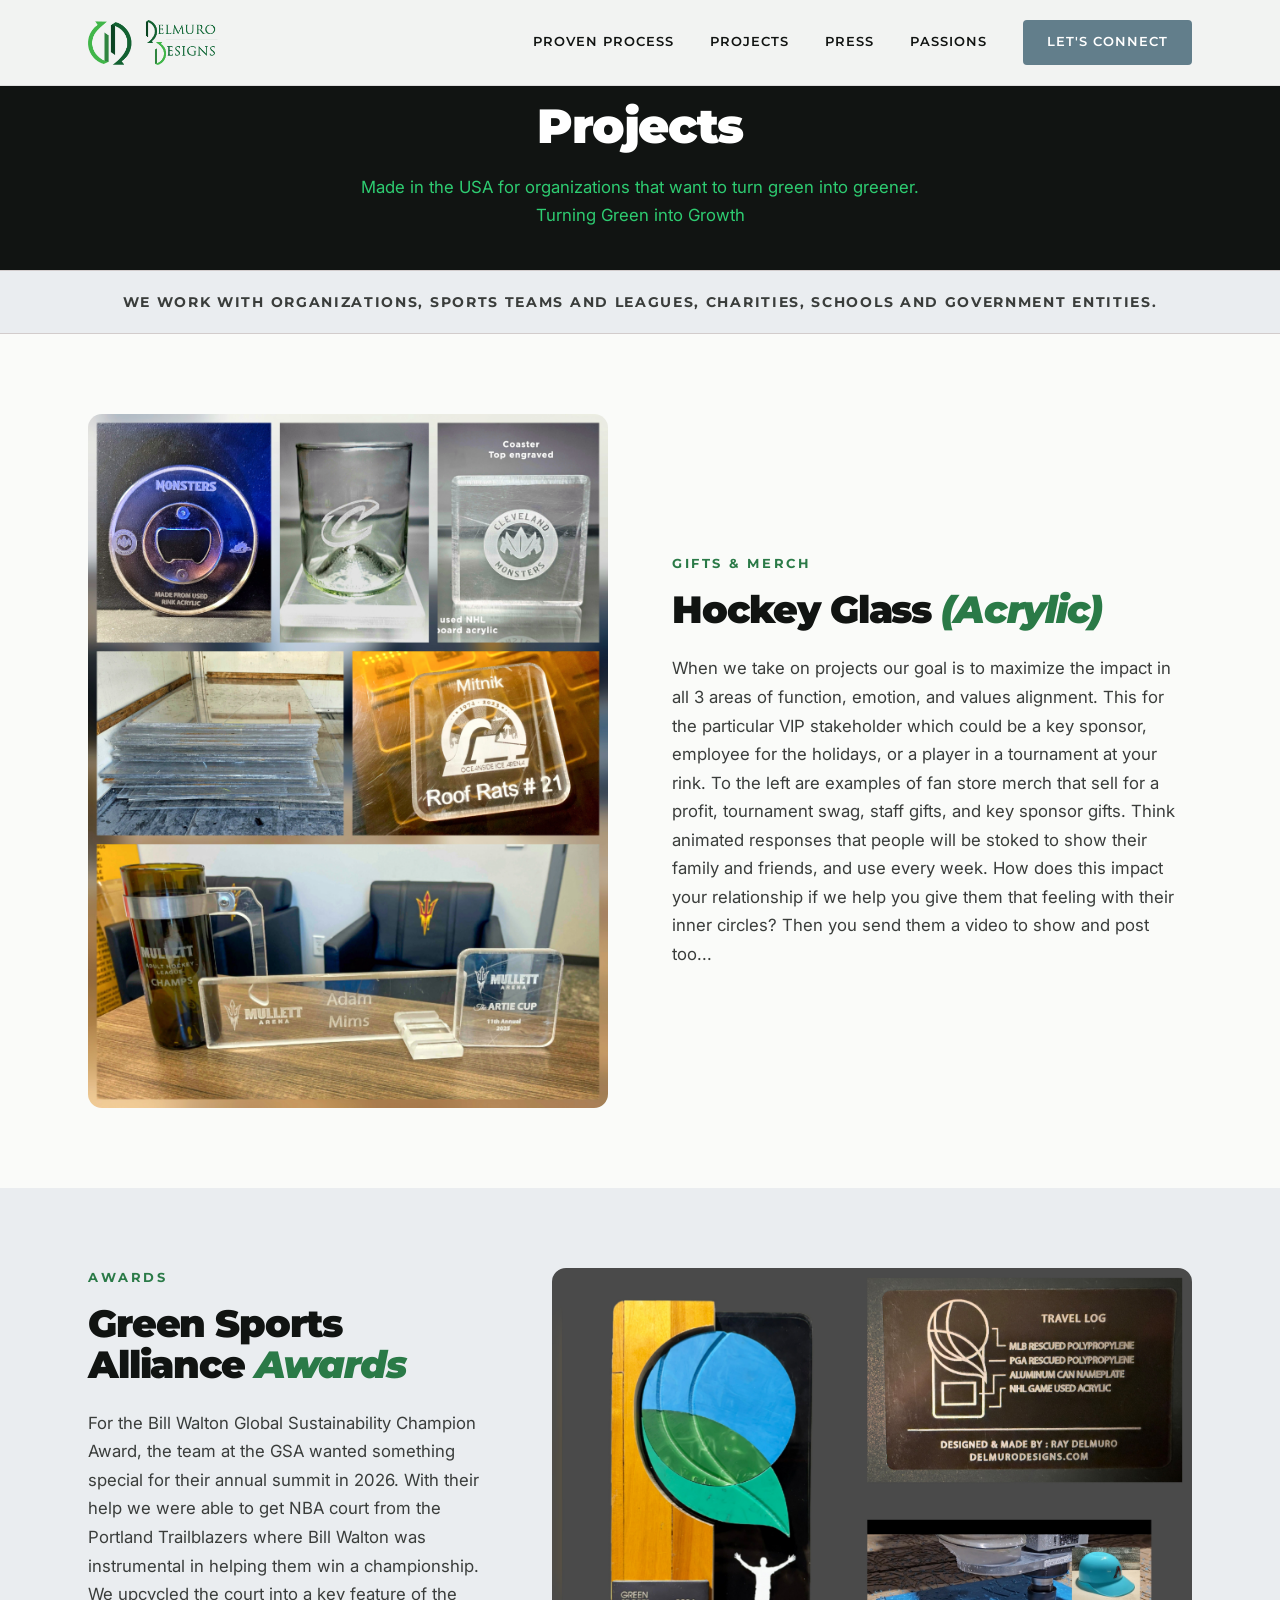
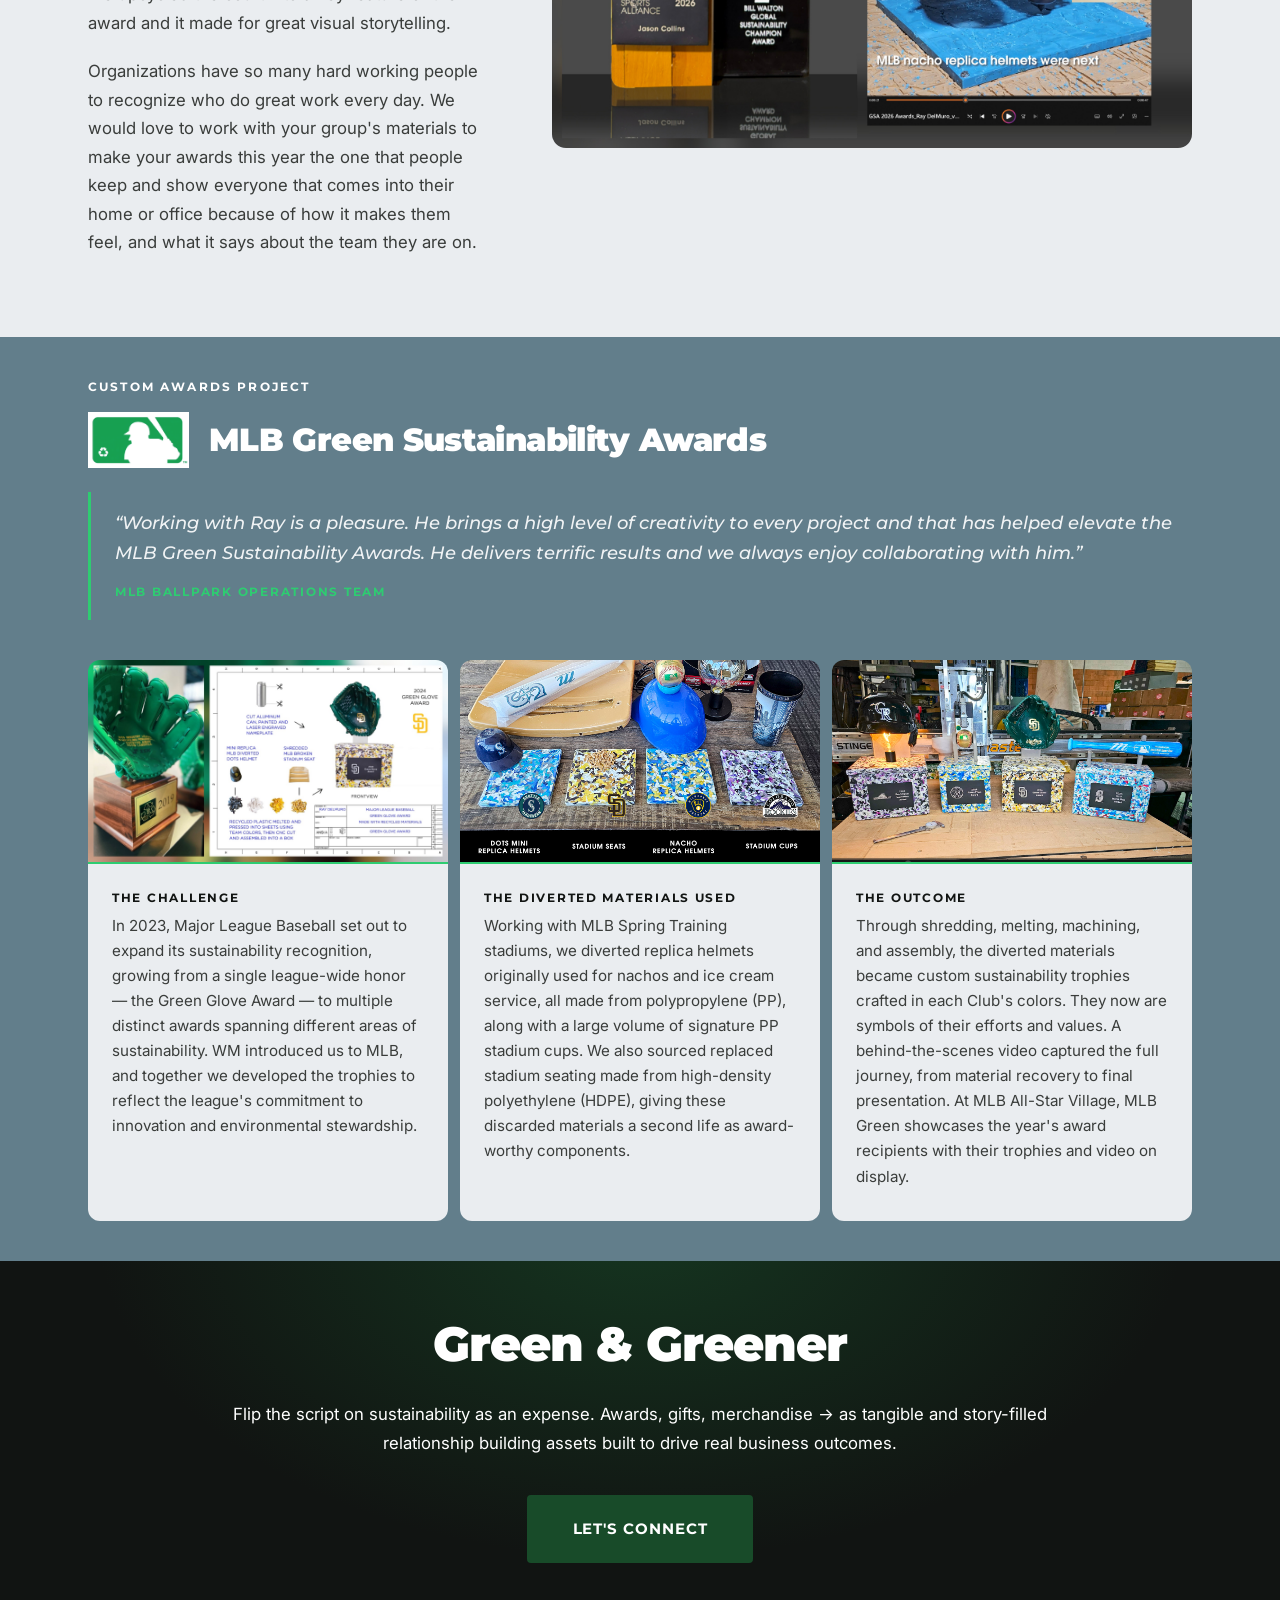
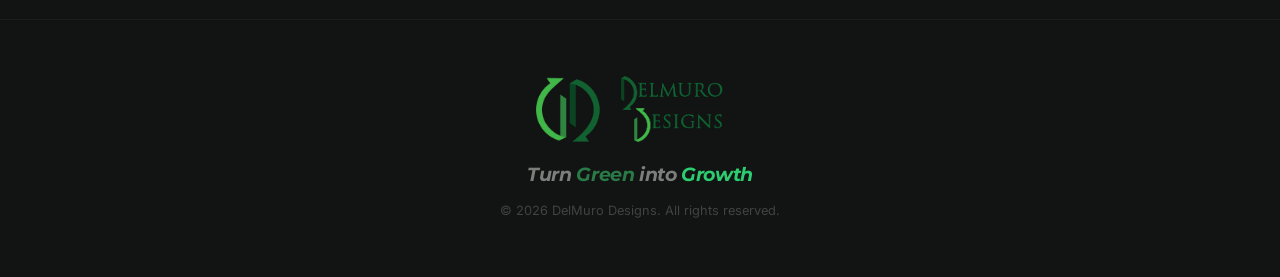
<file: projects.html>
<!DOCTYPE html>
<html lang="en">
<head>
  <meta charset="UTF-8">
  <meta name="viewport" content="width=device-width, initial-scale=1.0">
  <title>Projects | DelMuro Designs</title>
  <link rel="preconnect" href="https://fonts.googleapis.com">
  <link rel="preconnect" href="https://fonts.gstatic.com" crossorigin>
  <link href="https://fonts.googleapis.com/css2?family=Montserrat:wght@400;600;700;800;900&family=Inter:wght@300;400;500&display=swap" rel="stylesheet">
  <link rel="stylesheet" href="styles.css">
  <link rel="icon" type="image/png" href="images/DD LOGOS/DD favicon.png">
  <link rel="apple-touch-icon" href="images/DD LOGOS/DD favicon.png">
  <style>
    .projects-hero {
      background: var(--near-black);
      padding: 100px 0 40px;
      text-align: center;
    }
    .projects-hero__headline {
      font-family: var(--font-head);
      font-weight: 900;
      font-size: clamp(1.65rem, 3.75vw, 3rem);
      color: var(--white);
      letter-spacing: -0.03em;
      line-height: 1.1;
      margin-bottom: 20px;
    }
    .projects-hero__sub {
      font-size: 1.05rem;
      color: #2ECC71;
      max-width: none;
      margin: 0;
      line-height: 1.7;
    }
  </style>
</head>
<body>

  <!-- NAV -->
  <nav class="nav">
    <div class="nav__inner container">
      <a href="index.html" class="nav__logo"><img src="images/DD LOGOS/med Horizontal ACTIVE DD logo no taglines.png" alt="DelMuro Designs"></a>
      <div class="nav__links">
        <a href="process.html">Proven Process</a>
        <a href="projects.html">Projects</a>
        <a href="press.html">Press</a>
        <a href="about.html">Passions</a>
        <a href="index.html#contact" class="btn btn--sm">Let's Connect</a>
      </div>
      <button class="nav__hamburger" aria-label="Open menu" aria-expanded="false">
        <span></span><span></span><span></span>
      </button>
    </div>
    <div class="nav__mobile-menu">
      <a href="process.html">Proven Process</a>
      <a href="projects.html">Projects</a>
      <a href="press.html">Press</a>
      <a href="about.html">Passions</a>
    </div>
  </nav>

  <!-- HERO -->
  <section class="projects-hero">
    <div class="container">
      <h1 class="projects-hero__headline">Projects</h1>
      <p class="projects-hero__sub">Made in the USA for organizations that want to turn green into greener.<br>Turning Green into Growth</p>
    </div>
  </section>

  <!-- BANNER -->
  <div style="background: var(--off-white-alt); padding: 20px 0; text-align: center; border-top: 1px solid var(--gray-light); border-bottom: 1px solid var(--gray-light);">
    <p style="font-family: var(--font-head); font-weight: 700; font-size: 0.88rem; letter-spacing: 0.12em; text-transform: uppercase; color: var(--charcoal); margin: 0;">We work with organizations, sports teams and leagues, charities, schools and government entities.</p>
  </div>

  <!-- PROJECTS CONTENT -->
  <section style="background: var(--off-white); padding: var(--section-pad) 0;">
    <div class="container">

      <!-- PROJECT: Hockey Glass -->
      <div class="proj-grid" style="display:grid; grid-template-columns:1fr 1fr; gap:64px; align-items:center;">
        <div style="border-radius:14px; overflow:hidden;">
          <img src="images/Merch/20260608_205311.jpg" alt="Hockey Glass Acrylic" style="width:100%; height:100%; object-fit:cover; display:block;">
        </div>
        <div>
          <p style="font-family:var(--font-head); font-weight:700; font-size:0.8rem; letter-spacing:0.2em; text-transform:uppercase; color:var(--green-accent); margin:0 0 16px;">Gifts &amp; Merch</p>
          <h2 style="font-family:var(--font-head); font-weight:900; font-size:clamp(1.75rem, 3vw, 2.6rem); color:var(--near-black); letter-spacing:-0.03em; line-height:1.05; margin:0 0 24px;">Hockey Glass <span style="font-style:italic; color:var(--green-accent);">(Acrylic)</span></h2>
          <p style="font-family:var(--font-body); font-size:1.05rem; color:var(--charcoal); line-height:1.7; margin:0;">When we take on projects our goal is to maximize the impact in all 3 areas of function, emotion, and values alignment. This for the particular VIP stakeholder which could be a key sponsor, employee for the holidays, or a player in a tournament at your rink. To the left are examples of fan store merch that sell for a profit, tournament swag, staff gifts, and key sponsor gifts. Think animated responses that people will be stoked to show their family and friends, and use every week. How does this impact your relationship if we help you give them that feeling with their inner circles? Then you send them a video to show and post too...</p>
        </div>
      </div>

    </div>
  </section>

  <!-- GREEN SPORTS ALLIANCE AWARDS -->
  <section style="background: var(--off-white-alt); padding: var(--section-pad) 0;">
    <div class="container">
      <div class="proj-grid proj-grid--flip" style="display:grid; grid-template-columns:1fr 1.6fr; gap:64px; align-items:start;">
        <div>
          <p style="font-family:var(--font-head); font-weight:700; font-size:0.8rem; letter-spacing:0.2em; text-transform:uppercase; color:var(--green-accent); margin:0 0 16px;">Awards</p>
          <h2 style="font-family:var(--font-head); font-weight:900; font-size:clamp(1.75rem, 3vw, 2.6rem); color:var(--near-black); letter-spacing:-0.03em; line-height:1.05; margin:0 0 24px;">Green Sports Alliance <span style="font-style:italic; color:var(--green-accent);">Awards</span></h2>
          <p style="font-family:var(--font-body); font-size:1.05rem; color:var(--charcoal); line-height:1.7; margin:0;">For the Bill Walton Global Sustainability Champion Award, the team at the GSA wanted something special for their annual summit in 2026. With their help we were able to get NBA court from the Portland Trailblazers where Bill Walton was instrumental in helping them win a championship. We upcycled the court into a key feature of the award and it made for great visual storytelling.</p>
          <p style="font-family:var(--font-body); font-size:1.05rem; color:var(--charcoal); line-height:1.7; margin:20px 0 0;">Organizations have so many hard working people to recognize who do great work every day. We would love to work with your group's materials to make your awards this year the one that people keep and show everyone that comes into their home or office because of how it makes them feel, and what it says about the team they are on.</p>
        </div>
        <div style="border-radius:14px; overflow:hidden;">
          <img src="images/Merch/20260608_230901.jpg" alt="Green Sports Alliance Awards" style="width:100%; height:auto; display:block;">
        </div>
      </div>
    </div>
  </section>

  <!-- MLB CASE STUDY -->
  <section class="cases">
    <div class="container">
      <div class="case case--trio fade-in">

        <!-- Header + quote — full width -->
        <div class="case__header">
          <div class="case__label">Custom Awards Project</div>
          <div class="case__title-row">
            <img src="images/logos/mlb_green_silhouette (2) copy.png" alt="MLB" class="case__title-logo">
            <h3 class="case__title">MLB Green Sustainability Awards</h3>
          </div>
          <blockquote class="case__pullquote">
            <p>&ldquo;Working with Ray is a pleasure. He brings a high level of creativity to every project and that has helped elevate the MLB Green Sustainability Awards. He delivers terrific results and we always enjoy collaborating with him.&rdquo;</p>
            <cite>MLB Ballpark Operations Team</cite>
          </blockquote>
        </div>

        <!-- 3 image panels -->
        <div class="case__img-row">
          <div class="case__img-panel">
            <img src="images/case-studies/MLB Before and after.jpg" alt="MLB — Materials to Finished Product" class="case__img" loading="lazy">
          </div>
          <div class="case__img-panel">
            <img src="images/case-studies/PRE PRODUCTION 2024 MLB ECO TROPHY COLOR SAMPLES PER TEAM_RAY DELMURO copy.jpg" alt="MLB 2024 Eco Trophy Color Samples" class="case__img" loading="lazy">
          </div>
          <div class="case__img-panel">
            <img src="images/case-studies/MLB video Screenshot.png" alt="MLB Eco Awards — Video" class="case__img" loading="lazy">
          </div>
        </div>

        <!-- 3 text columns aligned under images -->
        <div class="case__text-row">
          <div class="case__block">
            <h4>The Challenge</h4>
            <p>In 2023, Major League Baseball set out to expand its sustainability recognition, growing from a single league-wide honor — the Green Glove Award — to multiple distinct awards spanning different areas of sustainability. WM introduced us to MLB, and together we developed the trophies to reflect the league's commitment to innovation and environmental stewardship.</p>
          </div>
          <div class="case__block">
            <h4>The Diverted Materials Used</h4>
            <p>Working with MLB Spring Training stadiums, we diverted replica helmets originally used for nachos and ice cream service, all made from polypropylene (PP), along with a large volume of signature PP stadium cups. We also sourced replaced stadium seating made from high-density polyethylene (HDPE), giving these discarded materials a second life as award-worthy components.</p>
          </div>
          <div class="case__block">
            <h4>The Outcome</h4>
            <p>Through shredding, melting, machining, and assembly, the diverted materials became custom sustainability trophies crafted in each Club's colors. They now are symbols of their efforts and values. A behind-the-scenes video captured the full journey, from material recovery to final presentation. At MLB All-Star Village, MLB Green showcases the year's award recipients with their trophies and video on display.</p>
          </div>
        </div>

      </div>
    </div>
  </section>

  <!-- FINAL CTA -->
  <section class="cta-final" id="contact">
    <div class="container">
      <h2 class="cta-final__headline">Green &amp; Greener</h2>
      <p class="cta-final__body">Flip the script on sustainability as an expense. Awards, gifts, merchandise &rarr; as tangible and story-filled relationship building assets built to drive real business outcomes.</p>
      <div class="cta-final__buttons">
        <a href="index.html#contact" class="btn btn--primary btn--lg">Let's Connect</a>
      </div>
    </div>
  </section>

  <!-- FOOTER -->
  <footer class="footer">
    <div class="container footer__inner">
      <div class="footer__logo"><img src="images/DD LOGOS/med Horizontal ACTIVE DD logo no taglines.png" alt="DelMuro Designs"></div>
      <p class="footer__tagline"><span style="color:rgba(255,255,255,0.45);">Turn</span> <span style="color: var(--green-accent);">Green</span> <span style="color:rgba(255,255,255,0.45);">into</span> <span style="color: #2ECC71;">Growth</span></p>
      <p class="footer__copy">&copy; 2026 DelMuro Designs. All rights reserved.</p>
    </div>
  </footer>

  <script src="script.js"></script>

  <!-- CONTACT MODAL -->
  <style>
    #contact-modal{display:none;position:fixed;inset:0;z-index:10000;background:rgba(0,0,0,0.72);backdrop-filter:blur(6px);align-items:center;justify-content:center;padding:20px;overflow-y:auto;}
    #contact-modal-inner{background:#fff;border-radius:16px;padding:48px 48px 40px;max-width:660px;width:100%;position:relative;margin:auto;}
    #cm-close{position:absolute;top:16px;right:20px;background:none;border:none;font-size:2rem;cursor:pointer;color:#aaa;line-height:1;padding:4px 8px;}
    #cm-close:hover{color:#333;}
    #contact-modal form{width:100%;font-family:'Inter',system-ui,sans-serif;}
    #contact-modal form *{box-sizing:border-box;}
    #contact-modal .cm-field{display:block;width:100%;margin-bottom:14px;}
    #contact-modal .cm-field label{display:block;margin-bottom:5px;font-size:0.875rem;color:#374151;font-weight:500;}
    #contact-modal input[type="text"],#contact-modal input[type="url"],#contact-modal input[type="email"],#contact-modal select,#contact-modal textarea{width:100%;padding:9px 12px;border:1px solid #d1d5db;border-radius:6px;font-family:inherit;font-size:0.95rem;color:#111;}
    #contact-modal input:focus,#contact-modal select:focus,#contact-modal textarea:focus{outline:none;border-color:#2F8F4E;box-shadow:0 0 0 3px rgba(47,143,78,0.15);}
    #contact-modal textarea{resize:vertical;}
    #contact-modal fieldset{border:0;padding:0;margin:0 0 14px;}
    #contact-modal fieldset legend{display:block;margin-bottom:8px;font-size:0.875rem;color:#374151;font-weight:500;}
    #contact-modal fieldset label{display:flex;align-items:center;gap:8px;margin-bottom:6px;font-size:0.9rem;color:#374151;}
    #contact-modal .cm-row{display:flex;gap:16px;}
    #contact-modal .cm-row .cm-field{flex:1;min-width:0;}
    #contact-modal button[type="submit"]{width:100%;padding:13px 24px;border-radius:8px;border:none;background:#2F8F4E;color:#fff;cursor:pointer;font-family:'Inter',sans-serif;font-weight:700;font-size:1rem;transition:background 0.2s;}
    #contact-modal button[type="submit"]:hover{background:#267a42;}
    @media(max-width:600px){#contact-modal-inner{padding:32px 20px;}#contact-modal .cm-row{flex-direction:column;gap:0;}}
  </style>
  <div id="contact-modal" role="dialog" aria-modal="true" aria-labelledby="cm-heading">
    <div id="contact-modal-inner">
      <button id="cm-close" onclick="closeContactModal()" aria-label="Close">&times;</button>
      <h3 id="cm-heading" style="font-family:'Bebas Neue',sans-serif;font-size:2.2rem;letter-spacing:0.03em;margin:0 0 6px;color:#1a1a1a;">Let's Connect</h3>
      <p style="font-family:'Inter',sans-serif;font-size:0.95rem;color:#888;margin:0 0 28px;">Tell us about your project — we'll follow up shortly.</p>
      <form action="https://usebasin.com/f/e0e806885330" method="POST" accept-charset="utf-8">
        <div class="cm-row">
          <div class="cm-field"><label for="cm-first">First Name</label><input type="text" id="cm-first" name="first_name" required></div>
          <div class="cm-field"><label for="cm-last">Last Name</label><input type="text" id="cm-last" name="last_name" required></div>
        </div>
        <div class="cm-row">
          <div class="cm-field"><label for="cm-phone">Phone Number</label><input type="tel" id="cm-phone" name="phone_number" required></div>
          <div class="cm-field"><label for="cm-email">Email</label><input type="email" id="cm-email" name="email" required></div>
        </div>
        <div class="cm-field"><label for="cm-website">Organization Website</label><input type="url" id="cm-website" name="organization_website" required></div>
        <fieldset>
          <legend>Interested in (select all that apply)</legend>
          <label><input type="checkbox" name="interested_in[]" value="awards"> Awards</label>
          <label><input type="checkbox" name="interested_in[]" value="gifts"> Gifts</label>
          <label><input type="checkbox" name="interested_in[]" value="merchandise"> Merchandise</label>
        </fieldset>
        <div class="cm-row">
          <div class="cm-field"><label for="cm-qty">Quantities (minimum 10 units)</label><select id="cm-qty" name="quantities" required><option value="">Select…</option><option value="10-50">10–50</option><option value="50-100">50–100</option><option value="100+">100+</option><option value="not_sure">Not sure yet</option></select></div>
          <div class="cm-field"><label for="cm-timeline">Timeline (optional)</label><input type="text" id="cm-timeline" name="timeline" maxlength="25"></div>
        </div>
        <div class="cm-field"><label for="cm-message">Message (optional, max 250 chars)</label><textarea id="cm-message" name="message" maxlength="250" rows="6"></textarea></div>
        <div class="cm-field"><button type="submit">Submit</button></div>
      </form>
    </div>
  </div>
  <script>
    (function(){
      var modal=document.getElementById('contact-modal');
      function openContactModal(){var sy=window.scrollY||window.pageYOffset;document.body.style.top='-'+sy+'px';document.body.style.position='fixed';document.body.style.width='100%';document.body.style.overflow='hidden';modal.style.display='flex';}
      function closeContactModal(){var sy=parseInt(document.body.style.top||'0')*-1;document.body.style.position='';document.body.style.top='';document.body.style.width='';document.body.style.overflow='';modal.style.display='none';window.scrollTo(0,sy);}
      window.openContactModal=openContactModal;
      window.closeContactModal=closeContactModal;
      modal.addEventListener('click',function(e){if(e.target===modal)closeContactModal();});
      document.addEventListener('keydown',function(e){if(e.key==='Escape')closeContactModal();});
      document.querySelectorAll('a[href="#contact"],a[href="index.html#contact"]').forEach(function(el){
        el.addEventListener('click',function(e){e.preventDefault();openContactModal();});
      });
    })();
  </script>
</body>
</html>
</file>
<file: styles.css>
/* ============================================================
   DelMuro Designs — Landing Page Styles
   ============================================================ */

/* === RESET & BASE === */
*, *::before, *::after { box-sizing: border-box; margin: 0; padding: 0; }

:root {
  --green-dark:    #184B29;
  --green-mid:     #1E5E35;
  --green-accent:  #2A7A47;
  --slate:         #627E8B;
  --slate-light:   #7A94A0;
  --charcoal:      #3A3D3B;   /* deck's primary dark — text & dark sections */
  --near-black:    #111412;   /* deck's deepest dark — hero, footer */
  --off-white:     #FAFBF9;   /* deck's main light bg */
  --off-white-alt: #EAEDF0;   /* alternate light section */
  --white:         #FFFFFF;
  --gray-light:    #D2CCCC;
  --gray-mid:      #7A7D7B;

  --font-head: 'Montserrat', sans-serif;
  --font-body: 'Inter', sans-serif;

  --container: 1200px;
  --section-pad: 80px;
}

html { scroll-behavior: auto; }

body {
  font-family: var(--font-body);
  background: var(--off-white);
  color: var(--charcoal);
  line-height: 1.6;
  overflow-x: hidden;
  -webkit-font-smoothing: antialiased;
}

.container {
  max-width: var(--container);
  margin: 0 auto;
  padding: 0 48px;
}

img { display: block; max-width: 100%; }

/* === TYPOGRAPHY === */
h1, h2, h3, h4 {
  font-family: var(--font-head);
  line-height: 1.1;
  letter-spacing: -0.02em;
}

.section__headline {
  font-size: clamp(2rem, 4vw, 3rem);
  font-weight: 900;
  margin-bottom: 64px;
  text-align: center;
}

.section__eyebrow {
  display: block;
  font-family: var(--font-head);
  font-weight: 700;
  font-size: 0.88rem;
  letter-spacing: 0.15em;
  text-transform: uppercase;
  color: var(--green-dark);
  margin-bottom: 28px;
  text-align: center;
}

.section__eyebrow--lg {
  font-size: 1.76rem;
}

/* === SCROLL ANIMATIONS === */
.fade-in {
  opacity: 0;
  transform: translateY(30px);
  transition: opacity 0.6s ease, transform 0.6s ease;
}
.fade-in.visible {
  opacity: 1;
  transform: translateY(0);
}

/* === BUTTONS === */
.btn {
  display: inline-block;
  font-family: var(--font-head);
  font-weight: 700;
  font-size: 0.85rem;
  letter-spacing: 0.06em;
  text-transform: uppercase;
  text-decoration: none;
  padding: 16px 32px;
  border-radius: 4px;
  border: 2px solid transparent;
  transition: all 0.22s ease;
  cursor: pointer;
  white-space: nowrap;
}
.btn--sm  { padding: 10px 22px; font-size: 0.78rem; }
.btn--lg  { padding: 20px 44px; font-size: 0.95rem; }

.btn--primary {
  background: var(--green-dark);
  color: var(--white);
  border-color: var(--green-dark);
}
.btn--primary:hover {
  background: var(--green-mid);
  border-color: var(--green-mid);
  transform: translateY(-2px);
  box-shadow: 0 8px 30px rgba(24,75,41,0.45);
}

.btn--outline {
  background: var(--slate);
  color: var(--white);
  border-color: var(--slate);
}
.btn--outline:hover {
  background: var(--slate-light);
  color: var(--white);
  border-color: var(--slate-light);
}

/* Nav CTA uses slate so it pops on the dark bar */
.nav .btn--sm {
  background: var(--slate);
  color: var(--white);
  border-color: var(--slate);
}
.nav .btn--sm:hover {
  background: var(--slate-light);
  border-color: var(--slate-light);
}

.btn--ghost {
  background: transparent;
  color: rgba(255,255,255,0.75);
  border-color: rgba(255,255,255,0.3);
}
.btn--ghost:hover {
  border-color: var(--white);
  color: var(--white);
}


/* ============================================================
   NAV
   ============================================================ */
.nav {
  position: fixed;
  top: 0; left: 0; right: 0;
  z-index: 100;
  padding: 20px 0;
  background: rgba(255,255,255,0.95);
  backdrop-filter: blur(16px);
  -webkit-backdrop-filter: blur(16px);
  border-bottom: 1px solid rgba(0,0,0,0.08);
  transition: background 0.3s ease;
}
.nav.scrolled { background: rgba(255,255,255,1); }

.nav__inner {
  display: flex;
  align-items: center;
  justify-content: space-between;
}

.nav__logo {
  text-decoration: none;
  display: flex;
  flex-direction: column;
  align-items: center;
  flex-shrink: 0;
  gap: 3px;
}
.nav__logo img {
  height: 45px;
  width: auto;
  object-fit: contain;
}
.nav__tagline {
  font-family: var(--font-head);
  font-size: 0.65rem;
  font-weight: 600;
  letter-spacing: 0.12em;
  text-transform: uppercase;
  color: #2ECC71;
}

.nav__links {
  display: flex;
  align-items: center;
  gap: 36px;
  white-space: nowrap;
  flex-shrink: 0;
}

.nav__links a {
  color: var(--near-black);
  text-decoration: none;
  font-family: var(--font-head);
  font-weight: 600;
  font-size: 0.8rem;
  letter-spacing: 0.08em;
  text-transform: uppercase;
  transition: color 0.2s;
}
.nav__links a:hover { color: var(--green-dark); }

/* Hamburger button — hidden on desktop */
.nav__hamburger {
  display: none;
  flex-direction: column;
  justify-content: center;
  gap: 5px;
  background: none;
  border: none;
  cursor: pointer;
  padding: 6px 4px;
  flex-shrink: 0;
}
.nav__hamburger span {
  display: block;
  width: 22px;
  height: 2px;
  background: var(--near-black);
  border-radius: 2px;
  transition: transform 0.25s ease, opacity 0.25s ease;
}
.nav--open .nav__hamburger span:nth-child(1) { transform: translateY(7px) rotate(45deg); }
.nav--open .nav__hamburger span:nth-child(2) { opacity: 0; }
.nav--open .nav__hamburger span:nth-child(3) { transform: translateY(-7px) rotate(-45deg); }

/* Mobile dropdown menu */
.nav__mobile-menu {
  display: none;
  flex-direction: column;
  position: absolute;
  top: 100%;
  left: 0;
  right: 0;
  background: rgba(255,255,255,0.98);
  backdrop-filter: blur(16px);
  -webkit-backdrop-filter: blur(16px);
  border-bottom: 2px solid rgba(0,0,0,0.08);
  z-index: 99;
}
.nav__mobile-menu a {
  display: block;
  padding: 16px 24px;
  font-family: var(--font-head);
  font-weight: 600;
  font-size: 0.85rem;
  letter-spacing: 0.08em;
  text-transform: uppercase;
  color: var(--near-black);
  text-decoration: none;
  border-bottom: 1px solid rgba(0,0,0,0.05);
  transition: color 0.2s, background 0.2s;
}
.nav__mobile-menu a:last-child { border-bottom: none; }
.nav__mobile-menu a:hover { color: var(--green-dark); background: rgba(46,204,113,0.05); }
.nav--open .nav__mobile-menu { display: flex; }

/* ============================================================
   SECTION 1 — HERO
   ============================================================ */
.hero {
  background: var(--white);
  min-height: 55vh;
  display: flex;
  align-items: center;
  padding: 86px 0 48px;
  position: relative;
  overflow-x: hidden;
}

.hero::before {
  content: '';
  position: absolute;
  inset: 0;
  background:
    radial-gradient(ellipse at -5% 60%, rgba(255,255,255,0.12) 0%, transparent 55%),
    radial-gradient(ellipse at 105% 10%, rgba(255,255,255,0.06) 0%, transparent 45%);
  pointer-events: none;
}

.hero__inner {
  display: grid;
  grid-template-columns: 1fr 1fr;
  gap: 20px 80px;
  align-items: center;
  position: relative;
  z-index: 1;
}

.hero__left {
  display: flex;
  flex-direction: column;
  gap: 20px;
}

.hero__headline-group {
  /* flex child of hero__left */
}

.hero__tagline {
  font-family: var(--font-head);
  font-size: clamp(1.0rem, 1.5vw, 1.2rem);
  font-weight: 700;
  font-style: italic;
  line-height: 1.2;
  letter-spacing: -0.02em;
  margin: 9px 0 0;
}

.hero__copy {
  /* flex child of hero__left */
}

.hero__visual {
  grid-column: 2;
  align-self: center;
}

.hero__ctas {
  /* flex child of hero__left */
}

.hero__headline--green { color: var(--green-dark); }

.hero__headline {
  font-size: clamp(1.3rem, 2.6vw, 1.95rem);
  font-weight: 900;
  color: var(--charcoal);
  line-height: 1.2;
  letter-spacing: -0.04em;
  margin-bottom: 0;
}

.hero__subheadline {
  font-family: var(--font-head);
  font-size: clamp(0.9rem, 1.2vw, 1.05rem);
  font-weight: 700;
  color: var(--charcoal);
  line-height: 1.3;
  margin-bottom: 32px;
}

.hero__subhead {
  font-size: 1.155rem;
  color: var(--charcoal);
  font-weight: 500;
  margin-bottom: 22px;
  line-height: 1.65;
  max-width: 520px;
}

.hero__support {
  font-size: 1.155rem;
  color: var(--charcoal);
  font-weight: 500;
  margin-bottom: 24px;
  line-height: 1.65;
  max-width: 500px;
}

.hero__body {
  font-size: 1rem;
  color: var(--charcoal);
  font-weight: 400;
  line-height: 1.7;
  max-width: 520px;
  margin-bottom: 20px;
}

.hero__body:last-of-type {
  margin-bottom: 13px;
}

.hero__ctas {
  display: flex;
  flex-direction: column;
  gap: 14px;
  margin-top: 0;
  align-items: center;
}

/* Collage */
.hero__collage {
  position: relative;
  width: 100%;
  aspect-ratio: 5/4;
  border-radius: 16px;
  overflow: hidden;
  background: #ffffff;
}

.collage__slide {
  position: absolute;
  inset: 0;
  opacity: 0;
  transition: opacity 0.9s ease;
}
.collage__slide.active { opacity: 1; }

.collage__img {
  width: 100%;
  height: 100%;
  object-fit: cover;
  border-radius: 14px;
  display: block;
}

.hero__video {
  width: 100%;
  height: 100%;
  object-fit: cover;
  border-radius: 14px;
  display: block;
}

.hero__animation-iframe {
  position: absolute;
  inset: -1px;
  width: calc(100% + 2px);
  height: calc(100% + 2px);
  border: none;
  outline: none;
  border-radius: 14px;
  display: block;
  background: #ffffff;
  opacity: 0;
  transition: opacity 400ms ease;
}
.hero__animation-iframe.is-loaded {
  opacity: 1;
}

.hero__static-img {
  display: none;
  position: absolute;
  inset: 0;
  width: 100%;
  height: 100%;
  object-fit: cover;
}

.hero__image-caption {
  width: fit-content;
  max-width: 100%;
  margin: 16px auto 0;
  font-family: "Montserrat", sans-serif;
  font-weight: 700;
  font-style: italic;
  font-size: clamp(0.78rem, 1.05vw, 0.9rem);
  line-height: 1.5;
  color: #2ECC71;
  text-align: center;
  letter-spacing: -0.01em;
  opacity: 0;
  transform: translateY(8px);
  transition: opacity 700ms ease, transform 700ms ease;
}
.hero__caption--visible {
  opacity: 1;
  transform: translateY(0);
}

.collage__overlay {
  display: none;
  position: absolute;
  bottom: 0; left: 0; right: 0;
  padding: 48px 28px 24px;
  background: linear-gradient(to top, rgba(0,0,0,0.65) 0%, transparent 100%);
  border-radius: 0 0 14px 14px;
  display: flex;
  flex-direction: column;
  gap: 6px;
}

.collage__tag {
  font-family: var(--font-head);
  font-weight: 700;
  font-size: 0.7rem;
  letter-spacing: 0.2em;
  text-transform: uppercase;
  color: var(--slate-light);
}

.collage__label {
  font-family: var(--font-head);
  font-weight: 800;
  font-size: 1.2rem;
  color: var(--white);
  letter-spacing: -0.01em;
}

.collage__placeholder {
  width: 100%;
  height: 100%;
  display: flex;
  align-items: center;
  justify-content: center;
  background: linear-gradient(145deg, #1C3D2E 0%, #2A6049 100%);
  border: 2px dashed rgba(98,126,139,0.3);
  border-radius: 14px;
}
.collage__placeholder--2 { background: linear-gradient(145deg, #2A3D1C 0%, #4A6029 100%); }
.collage__placeholder--3 { background: linear-gradient(145deg, #3D1C2A 0%, #6A2940 100%); }
.collage__placeholder--4 { background: linear-gradient(145deg, #1C2A3D 0%, #294060 100%); }
.collage__placeholder--5 { background: linear-gradient(145deg, #3D2E1C 0%, #6A5229 100%); }

.collage__inner {
  text-align: center;
}

.collage__tag {
  display: block;
  font-family: var(--font-head);
  font-weight: 700;
  font-size: 0.7rem;
  letter-spacing: 0.2em;
  text-transform: uppercase;
  color: var(--slate);
  opacity: 0.7;
  margin-bottom: 12px;
}

.collage__label {
  display: block;
  font-family: var(--font-head);
  font-weight: 800;
  font-size: 1.3rem;
  color: rgba(255,255,255,0.85);
  letter-spacing: -0.01em;
}

.collage__dots {
  display: flex;
  gap: 8px;
  justify-content: center;
  margin-top: 20px;
}

.dot {
  width: 8px; height: 8px;
  border-radius: 50%;
  background: rgba(255,255,255,0.2);
  cursor: pointer;
  transition: background 0.3s, transform 0.3s;
}
.dot.active {
  background: var(--slate);
  transform: scale(1.2);
}
.dot:hover { background: rgba(255,255,255,0.5); }


/* ============================================================
   SECTION 2 — TRUST BAR
   ============================================================ */
.trust {
  background: var(--green-dark);
  padding: 45px 0;
}

.trust__headline {
  font-family: var(--font-head);
  font-size: 1.56rem;
  font-weight: 700;
  letter-spacing: 0.15em;
  text-transform: uppercase;
  color: var(--white);
  text-align: center;
  margin-bottom: 48px;
}

.trust__logos {
  display: flex;
  justify-content: center;
  align-items: center;
  gap: 0;
  flex-wrap: wrap;
  margin-bottom: 52px;
}

.trust__logo {
  padding: 0 24px;
  display: flex;
  align-items: center;
  justify-content: center;
}
.trust__logo img {
  height: 80px;
  width: auto;
  max-width: 200px;
  object-fit: contain;
  background: var(--white);
  border-radius: 10px;
  padding: 12px 20px;
  opacity: 0.9;
  transition: opacity 0.2s;
}
.trust__logo img:hover { opacity: 1; }

.trust__divider {
  width: 1px;
  height: 28px;
  background: rgba(255,255,255,0.15);
}

.trust__proof {
  display: flex;
  flex-wrap: wrap;
  justify-content: center;
  gap: 20px 48px;
  border-top: 1px solid rgba(255,255,255,0.1);
  padding: 44px 60px 0;
  width: 125%;
  margin-left: -12.5%;
}

.proof__item {
  display: flex;
  align-items: center;
  color: var(--white);
  font-family: var(--font-head);
  font-weight: 700;
  font-size: 0.88rem;
  letter-spacing: 0.15em;
  text-transform: uppercase;
}

.proof__dot { display: none; }


/* ============================================================
   SECTION 3 — THE VIP RELATIONSHIP CHALLENGE (vrc-*)
   ============================================================ */
.problem {
  background: var(--off-white);
  padding: var(--section-pad) 0;
}

.vrc-grid {
  display: grid;
  grid-template-columns: 1fr 1.05fr;
  gap: 56px;
  align-items: stretch;
}

/* Left — dark green block */
.vrc-lead {
  background: var(--green-dark);
  color: var(--white);
  border-radius: 16px;
  padding: 56px 48px;
  display: flex;
  flex-direction: column;
  align-items: flex-start;
  justify-content: center;
  position: relative;
  overflow: hidden;
  isolation: isolate;
}
.vrc-lead::before {
  content: "";
  position: absolute;
  inset: 0;
  background: repeating-linear-gradient(135deg,
    rgba(255,255,255,0.035) 0 1px,
    transparent 1px 18px);
  pointer-events: none;
  z-index: -1;
}
.vrc-lead::after {
  content: "";
  position: absolute;
  inset: 0;
  background: radial-gradient(95% 70% at 100% 0%,
    rgba(46, 204, 113, 0.18), transparent 65%);
  pointer-events: none;
  z-index: -1;
}

.vrc-accent-mark {
  display: inline-flex;
  align-items: center;
  gap: 10px;
  margin-bottom: 28px;
}
.vrc-line {
  width: 40px;
  height: 2px;
  background: #2ECC71;
  display: inline-block;
}
.vrc-dot {
  width: 6px;
  height: 6px;
  border-radius: 50%;
  background: #2ECC71;
  display: inline-block;
}

.vrc-headline {
  font-family: var(--font-head);
  font-weight: 900;
  font-size: clamp(1.75rem, 3.3vw, 2.5rem);
  line-height: 1.1;
  letter-spacing: -0.02em;
  margin: 0 0 22px;
  color: var(--white);
  text-align: left;
}

.vrc-subtitle {
  font-family: var(--font-head);
  font-style: italic;
  font-weight: 700;
  font-size: 1.155rem;
  line-height: 1.45;
  letter-spacing: -0.005em;
  color: #2ECC71;
  margin: 0;
  max-width: 28ch;
}

/* Right — pull quote */
.vrc-quote-card {
  position: relative;
  padding: 8px 8px 8px 52px;
  display: flex;
  flex-direction: column;
  justify-content: center;
  margin: 0;
}
.vrc-quote-card::before {
  content: "\201C";
  position: absolute;
  left: -4px;
  top: -28px;
  font-family: var(--font-head);
  font-weight: 900;
  font-size: 9rem;
  line-height: 1;
  color: #2ECC71;
  opacity: 0.5;
  pointer-events: none;
}
.vrc-quote-card::after {
  content: "";
  position: absolute;
  left: 0; top: 6px; bottom: 6px;
  width: 3px;
  background: linear-gradient(180deg, #2ECC71 0%, var(--green-dark) 100%);
  border-radius: 2px;
}

.vrc-quote-text {
  font-family: var(--font-head);
  font-style: italic;
  font-weight: 700;
  font-size: clamp(1.25rem, 1.8vw, 1.5rem);
  line-height: 1.4;
  letter-spacing: -0.012em;
  color: var(--charcoal);
  margin: 0;
}

.vrc-em {
  color: var(--green-dark);
  font-weight: 800;
}

.vrc-quote-attrib {
  margin: 24px 0 0;
  display: flex;
  align-items: center;
  gap: 14px;
  font-family: var(--font-body);
  font-style: normal;
}
.vrc-attrib-bar {
  width: 28px;
  height: 1.5px;
  background: var(--green-accent);
  display: inline-block;
}
.vrc-attrib-name {
  font-weight: 700;
  font-size: 0.95rem;
  color: var(--near-black);
  letter-spacing: -0.005em;
}

@media (max-width: 860px) {
  .vrc-grid { grid-template-columns: 1fr; gap: 32px; }
  .vrc-lead { padding: 40px 32px; }
}

.headline--green { color: var(--green-dark) !important; }


/* ============================================================
   SECTION 4 — BIG IDEA (BENTO GRID)
   ============================================================ */
.big-idea {
  background: var(--slate);
  padding: var(--section-pad) 0;
}

/* Bento grid */
.bento {
  display: grid;
  grid-template-columns: 1fr 1fr 1fr;
  grid-template-rows: auto auto auto;
  grid-template-areas:
    "headline  headline  img1"
    "pillars   connector img1"
    "img2      img3      close";
  gap: 16px;
}

.bento__cell {
  border-radius: 16px;
  overflow: hidden;
}

.bento__cell--headline {
  grid-area: headline;
  background: var(--near-black);
  padding: 30px 56px;
  display: flex;
  align-items: center;
}
.bento__cell--headline h2 {
  font-family: var(--font-head);
  font-weight: 800;
  font-size: clamp(1.1rem, 2vw, 1.625rem);
  color: var(--white);
  line-height: 1.4;
  letter-spacing: 0;
}

.bento__cell--img1 {
  grid-area: img1;
  min-height: 460px;
}
.bento__cell--img2 { grid-area: img2; min-height: 260px; }
.bento__cell--img3 { grid-area: img3; min-height: 260px; }

.bento__placeholder {
  width: 100%;
  height: 100%;
  min-height: inherit;
  background: rgba(0,0,0,0.2);
  border: 2px dashed rgba(255,255,255,0.2);
  border-radius: 14px;
  display: flex;
  align-items: center;
  justify-content: center;
  font-family: var(--font-head);
  font-weight: 700;
  font-size: 0.8rem;
  letter-spacing: 0.15em;
  text-transform: uppercase;
  color: rgba(255,255,255,0.35);
}

.bento__img-stack {
  display: flex;
  flex-direction: column;
  gap: 10px;
  height: 100%;
}
.bento__img-stack .bento__img {
  flex: 1;
  min-height: 0;
}
.bento__img-stack .bento__img:first-child {
  flex: 0.65;
  object-position: center bottom; /* crops from the top */
}
.bento__img-stack .bento__img:last-child {
  flex: 1.35;
}

.bento__img {
  width: 100%;
  height: 100%;
  object-fit: cover;
  display: block;
  border-radius: 14px;
}

.bento__cell--pillars {
  grid-area: pillars;
  background: var(--off-white-alt);
  padding: 40px 36px;
}

.bento__label {
  font-family: var(--font-head);
  font-weight: 800;
  font-size: clamp(1.23rem, 1.91vw, 1.7rem);
  color: var(--near-black);
  line-height: 1.4;
  margin-bottom: 20px;
}

.bento__tags {
  display: flex;
  flex-direction: column;
  gap: 10px;
}
.bento__tags span {
  font-family: var(--font-head);
  font-weight: 600;
  font-size: 1.125rem;
  color: var(--near-black);
  display: flex;
  align-items: center;
  gap: 10px;
}
.bento__tags span::before {
  content: '•';
  color: var(--slate-light);
  flex-shrink: 0;
}

.bento__tags--green span {
  color: var(--white);
}
.bento__tags--green span::before {
  content: '✓';
  color: #2ECC71;
}
.bento__cell--pillars .bento__tags span::before {
  content: '✕';
  color: var(--charcoal);
}

.bento__cell--connector {
  grid-area: connector;
  background: var(--green-dark);
  padding: 40px 36px;
}

.bento__connector-text {
  font-family: var(--font-head);
  font-weight: 800;
  font-size: clamp(1.23rem, 1.91vw, 1.7rem);
  color: var(--white);
  line-height: 1.4;
  margin-bottom: 20px;
}

.bento__cell--close {
  grid-area: close;
  background: var(--near-black);
  padding: 40px 36px;
  display: flex;
  align-items: center;
}

.bento__close {
  font-family: var(--font-head);
  font-weight: 800;
  font-size: clamp(1.1rem, 1.8vw, 1.5rem);
  color: var(--white);
  line-height: 1.4;
}

.big-idea__cta {
  text-align: center;
  margin-top: 48px;
}

/* Bento responsive */
@media (max-width: 900px) {
  .bento {
    grid-template-columns: 1fr 1fr;
    grid-template-areas:
      "headline  headline"
      "pillars   img1"
      "connector img1"
      "img2      img3"
      "close     close";
  }
  .bento__cell--img1 { min-height: 360px; }
}

@media (max-width: 600px) {
  .bento {
    grid-template-columns: 1fr;
    grid-template-areas:
      "headline"
      "img1"
      "pillars"
      "connector"
      "img2"
      "img3"
      "close";
  }
}


/* ============================================================
   SECTION 4b — ENGINEERED FOR VISIBILITY
   ============================================================ */
.visibility {
  background: var(--near-black);
  color: var(--white);
  padding: var(--section-pad) 0;
}

.visibility__top {
  display: block;
  margin-bottom: 72px;
}

.visibility__headline {
  font-family: var(--font-head);
  font-weight: 900;
  font-size: clamp(2rem, 4vw, 3rem);
  color: var(--white);
  letter-spacing: -0.02em;
  line-height: 1.1;
  margin-bottom: 28px;
  width: 100%;
  text-align: left;
}

.visibility__subhead {
  font-size: 1.1rem;
  color: var(--white);
  line-height: 1.7;
  margin-bottom: 24px;
  font-weight: 500;
  width: 100%;
  text-align: left;
}

.visibility__body {
  font-size: 0.95rem;
  color: var(--white);
  line-height: 1.75;
  margin-bottom: 16px;
}

.visibility__list {
  list-style: none;
  margin-bottom: 24px;
  display: flex;
  flex-direction: column;
  gap: 10px;
}
.visibility__list li {
  font-size: 0.95rem;
  color: rgba(255,255,255,0.65);
  padding-left: 20px;
  position: relative;
  line-height: 1.5;
}
.visibility__list li::before {
  content: '→';
  position: absolute;
  left: 0;
  color: var(--slate);
}

.visibility__closing {
  font-family: var(--font-head);
  font-weight: 700;
  font-size: 1.2rem;
  color: var(--white);
  line-height: 1.5;
  text-align: left;
}

/* WHY THIS MATTERS callout */
.visibility__callout {
  background: var(--green-dark);
  border-radius: 16px;
  padding: 52px 48px;
  position: sticky;
  top: 100px;
}

.visibility__callout-label {
  font-family: var(--font-head);
  font-weight: 700;
  font-size: 0.75rem;
  letter-spacing: 0.18em;
  text-transform: uppercase;
  color: rgba(255,255,255,0.5);
  margin-bottom: 32px;
}

.visibility__callout-items {
  display: flex;
  flex-direction: column;
  gap: 20px;
}
.visibility__callout-items p {
  font-family: var(--font-head);
  font-weight: 400;
  font-size: clamp(1.2rem, 2vw, 1.6rem);
  color: rgba(255,255,255,0.7);
  line-height: 1.3;
}
.visibility__callout-items p strong {
  color: var(--white);
  font-weight: 900;
  display: block;
}

/* Video area */
.visibility__video-wrap {
  text-align: center;
  margin-bottom: 64px;
}

.visibility__video-intro {
  font-family: var(--font-head);
  font-weight: 900;
  font-size: clamp(1.5rem, 3vw, 2.4rem);
  color: var(--white);
  margin-bottom: 12px;
  letter-spacing: -0.02em;
}

.visibility__video-placeholder {
  position: relative;
  width: 100%;
  aspect-ratio: 16/9;
  border-radius: 16px;
  overflow: hidden;
  margin: 24px 0 20px;
}
.visibility__video-placeholder iframe {
  position: absolute;
  inset: 0;
  width: 100%;
  height: 100%;
  border: none;
}

.visibility__play {
  width: 72px; height: 72px;
  border-radius: 50%;
  background: var(--green-dark);
  display: flex;
  align-items: center;
  justify-content: center;
  font-size: 1.4rem;
  color: var(--white);
  padding-left: 4px;
}

.visibility__video-placeholder p {
  font-family: var(--font-head);
  font-weight: 600;
  font-size: 0.8rem;
  letter-spacing: 0.15em;
  text-transform: uppercase;
  color: rgba(255,255,255,0.3);
}

.visibility__video-caption {
  font-family: var(--font-head);
  font-weight: 900;
  font-size: 1.9rem;
  color: var(--white);
  line-height: 1.2;
  letter-spacing: -0.02em;
  width: 100%;
  margin-top: 80px;
  margin-bottom: 40px;
}

/* Bullet bar */
.visibility__bullets {
  display: grid;
  grid-template-columns: repeat(6, 1fr);
  gap: 2px;
  border-radius: 12px;
  overflow: hidden;
  margin-bottom: 80px;
}

.visibility__bullet {
  background: var(--slate);
  border: 1px solid rgba(255,255,255,0.08);
  padding: 24px 20px;
  text-align: center;
  transition: background 0.2s;
}
.visibility__bullet:hover { background: var(--green-dark); }

.visibility__bullet span {
  font-family: var(--font-head);
  font-weight: 600;
  font-size: 1.025rem;
  color: var(--white);
  line-height: 1.4;
}

@media (max-width: 1024px) {
  .visibility__bullets { grid-template-columns: repeat(3, 1fr); }
}

@media (max-width: 768px) {
  .visibility__top { grid-template-columns: 1fr; }
  .visibility__callout { position: static; }
  .visibility__bullets { grid-template-columns: repeat(2, 1fr); }
}

/* ── Story Worth Sharing tile row (sws-*) ─────────────────── */
.sws-head {
  margin-bottom: 48px;
  margin-top: 80px;
}

.sws-headline {
  font-family: var(--font-head);
  font-weight: 900;
  font-size: clamp(1.75rem, 3.3vw, 2.5rem);
  line-height: 1.1;
  letter-spacing: -0.02em;
  margin: 0;
  color: var(--white);
  width: 100%;
}

.sws-accent {
  color: #2ECC71;
  font-style: italic;
}

/* 6-col grid of columns */
.sws-row {
  display: grid;
  grid-template-columns: repeat(6, 1fr);
  gap: 12px;
  align-items: start;
  margin-bottom: 32px;
}

/* Each column: floating icon above the tile block */
.sws-col {
  display: flex;
  flex-direction: column;
  align-items: center;
  gap: 6px;
  height: 100%;
}

/* Icon floats above — no background box */
.sws-icon-frame {
  width: 76px;
  height: 76px;
  border-radius: 16px;
  background: transparent;
  border: none;
  color: var(--white);
  display: grid;
  place-items: center;
  flex-shrink: 0;
  transition: color 240ms ease, transform 240ms ease;
}
.sws-col:nth-child(even) .sws-icon-frame {
  background: transparent;
}

/* Tile block — no background box */
.sws-tile {
  width: 100%;
  flex: 1;
  background: transparent;
  color: var(--white);
  border-radius: 0;
  padding: 0 18px 0;
  min-height: unset;
  display: flex;
  flex-direction: column;
  gap: 0;
  border: none;
}
.sws-tile::before { display: none; }
.sws-tile::after  { display: none; }
.sws-col:nth-child(even) .sws-tile {
  background: transparent;
}

/* Hover — just lifts icon */
.sws-col:hover .sws-tile {
  background: transparent;
  border-color: transparent;
  transform: none;
}
.sws-col:nth-child(odd):hover .sws-tile {
  background: transparent;
}
.sws-col:hover .sws-icon-frame {
  color: #2ECC71;
  transform: translateY(-2px) scale(1.04);
  background: transparent;
  border-color: transparent;
}
.sws-col:nth-child(odd):hover .sws-icon-frame {
  background: transparent;
}

.sws-tile-title {
  font-family: var(--font-head);
  font-weight: 800;
  font-size: 1.1rem;
  line-height: 1.18;
  letter-spacing: -0.015em;
  color: var(--white);
  margin: 0;
  text-align: center;
}

.sws-tile-sub {
  margin: 0;
  font-family: var(--font-body);
  font-size: 0.82rem;
  line-height: 1.5;
  color: rgba(255,255,255,0.78);
  font-weight: 400;
  text-align: center;
  margin-top: auto;
}

@media (max-width: 1024px) {
  .sws-row { grid-template-columns: repeat(3, 1fr); }
}
@media (max-width: 640px) {
  .sws-row { grid-template-columns: repeat(2, minmax(0, 1fr)); }
}

/* ============================================================
   SECTION: WHO THIS IS FOR (fit-*)
   ============================================================ */
.fit-section {
  padding: 80px 0;
  background: var(--near-black);
  color: var(--off-white);
  font-family: var(--font-body);
  font-weight: 400;
  line-height: 1.6;
  -webkit-font-smoothing: antialiased;
}
.fit-section *, .fit-section *::before, .fit-section *::after { box-sizing: border-box; }

.fit-container {
  max-width: var(--container);
  margin: 0 auto;
  padding: 0 48px;
}

.fit-grid {
  display: grid;
  grid-template-columns: 1fr 1fr;
  gap: 28px;
  align-items: stretch;
}

.fit-card {
  position: relative;
  background: var(--green-dark);
  border-radius: 16px;
  padding: 36px 36px 38px;
  overflow: hidden;
  isolation: isolate;
  border: 1.5px solid transparent;
  transition: transform 280ms cubic-bezier(.2,.7,.2,1), border-color 240ms ease;
}
.fit-card::before {
  content: "";
  position: absolute;
  inset: 0;
  background: repeating-linear-gradient(135deg,
    rgba(255,255,255,0.04) 0 1px,
    transparent 1px 14px);
  pointer-events: none;
  z-index: -1;
}
.fit-card::after {
  content: "";
  position: absolute;
  inset: 0;
  background: radial-gradient(110% 80% at 100% 0%,
    rgba(255,255,255,0.10), transparent 65%);
  pointer-events: none;
  z-index: -1;
}
.fit-card.not { background: var(--slate); }
.fit-card:hover { transform: translateY(-3px); border-color: #2ECC71; }
.fit-card.not:hover { border-color: #E5694F; }

.fit-card-head {
  display: flex;
  align-items: center;
  justify-content: center;
  gap: 14px;
  margin-bottom: 24px;
  padding-bottom: 20px;
  border-bottom: 1px solid rgba(255,255,255,0.14);
  text-align: center;
}

.fit-card-title {
  font-family: var(--font-head);
  font-weight: 900;
  font-size: 1.35rem;
  letter-spacing: -0.015em;
  color: var(--white);
  margin: 0;
  line-height: 1.1;
}

.fit-list {
  list-style: none;
  padding: 0;
  margin: 0;
  display: flex;
  flex-direction: column;
  gap: 18px;
}
.fit-list li {
  display: grid;
  grid-template-columns: 26px 1fr;
  gap: 14px;
  align-items: center;
  color: var(--white);
}

.fit-mark {
  width: 26px;
  height: 26px;
  border-radius: 8px;
  display: grid;
  place-items: center;
  flex-shrink: 0;
}
.fit-card.yes .fit-mark {
  background: rgba(46, 204, 113, 0.16);
  color: #2ECC71;
  border: 1px solid rgba(46, 204, 113, 0.35);
}
.fit-card.not .fit-mark {
  background: rgba(229, 105, 79, 0.18);
  color: #E5694F;
  border: 1px solid rgba(229, 105, 79, 0.40);
}

.fit-item-text {
  margin: 0;
  font-family: var(--font-body);
  font-size: 1.05rem;
  font-weight: 500;
  line-height: 1.4;
  color: rgba(255,255,255,0.95);
}

/* Scroll reveal */
.fit-card.is-pending { opacity: 0; transform: translateY(16px); }
.fit-card.is-visible {
  opacity: 1;
  transform: translateY(0);
  transition: opacity 600ms ease, transform 600ms cubic-bezier(.2,.7,.2,1);
}
.fit-card.is-visible:hover { transform: translateY(-3px); }

@media (max-width: 880px) {
  .fit-grid { grid-template-columns: 1fr; }
  .fit-container { padding: 0 24px; }
  .fit-section { padding: 56px 0; }
}

/* ============================================================
   SECTION 4c — TESTIMONIAL
   ============================================================ */
.testimonial {
  background: var(--green-dark);
  padding: 52px 0;
}

.testimonial__inner {
  display: flex;
  flex-direction: row;
  align-items: center;
  gap: 40px;
}

.testimonial__logo {
  height: 64px;
  width: auto;
  max-width: 160px;
  object-fit: contain;
  filter: brightness(0) invert(1);
  opacity: 0.9;
  flex-shrink: 0;
}

.testimonial__divider {
  width: 1px;
  height: 80px;
  background: rgba(255,255,255,0.25);
  flex-shrink: 0;
}

.testimonial__quote-mark {
  font-family: var(--font-head);
  font-size: 4rem;
  line-height: 1;
  color: #2ECC71;
  flex-shrink: 0;
  align-self: flex-start;
  margin-top: -8px;
}

.testimonial__body {
  flex: 1;
  min-width: 0;
}

.testimonial__text {
  font-family: var(--font-head);
  font-weight: 500;
  font-style: italic;
  font-size: clamp(0.85rem, 1.2vw, 1rem);
  color: rgba(255,255,255,0.92);
  line-height: 1.7;
  margin: 0 0 10px;
}

.testimonial__cite {
  font-family: var(--font-head);
  font-weight: 700;
  font-size: 0.75rem;
  letter-spacing: 0.15em;
  text-transform: uppercase;
  color: #2ECC71;
  font-style: normal;
  display: block;
}

@media (max-width: 768px) {
  .testimonial__inner { flex-direction: column; align-items: flex-start; gap: 24px; }
  .testimonial__divider { width: 60px; height: 1px; }
  .testimonial__logo { height: 48px; }
}

/* ============================================================
   SECTION 5 — 5 RELATIONSHIPS
   ============================================================ */
.relationships {
  background: var(--off-white-alt);
  padding: 80px 0;
}

.relationships__subhead {
  font-size: 1.1rem;
  color: var(--charcoal);
  line-height: 1.75;
  max-width: 820px;
  margin: -36px auto 56px;
  text-align: center;
}

.relationships__grid {
  display: grid;
  grid-template-columns: repeat(5, 1fr);
  gap: 20px;
}

.rel__card {
  border-radius: 14px;
  text-align: center;
  position: relative;
  overflow: hidden;
  min-height: 340px;
  transition: transform 0.28s ease, box-shadow 0.28s ease;
}
.rel__card:hover {
  transform: translateY(-8px);
  box-shadow: 0 24px 60px rgba(0,0,0,0.25);
}

/* Card colors — used as fallback when no image */
.rel__card { background: var(--green-dark); }
.rel__card:nth-child(2),
.rel__card:nth-child(4) { background: var(--slate); }

/* Background image */
.rel__card-img {
  position: absolute;
  inset: 0;
  width: 100%;
  height: 100%;
  object-fit: cover;
  display: block;
}

/* Dark gradient overlay */
.rel__card-overlay {
  position: absolute;
  inset: 0;
  background: linear-gradient(to top, rgba(0,0,0,0.75) 0%, rgba(0,0,0,0.25) 100%);
}

/* Text content sits above image and overlay */
.rel__card-body {
  position: absolute;
  bottom: 0;
  left: 0;
  right: 0;
  height: 65%;
  z-index: 2;
  padding: 0 28px 24px;
  display: flex;
  flex-direction: column;
  align-items: center;
  justify-content: flex-start;
}

.rel__card .rel__number { color: var(--white) !important; }
.rel__card h3 { color: var(--white) !important; }
.rel__card p { color: var(--white) !important; }

.rel__number {
  font-family: var(--font-head);
  font-weight: 900;
  font-size: 2.4rem;
  line-height: 1;
  margin-bottom: 20px;
}

.rel__card h3 {
  font-family: var(--font-head);
  font-weight: 800;
  font-size: 1rem;
  margin-bottom: 14px;
}

.rel__card p {
  font-size: 0.88rem;
  line-height: 1.65;
}


.relationships__cta {
  text-align: center;
  margin-top: 48px;
}

/* ============================================================
   SECTION 6 — CASE STUDIES
   ============================================================ */
.cases {
  background: var(--slate);
  padding: 40px 0;
  scroll-margin-top: 0;
}
.cases .section__headline { color: var(--white); margin-bottom: 32px; }

.case {
  display: grid;
  grid-template-columns: 1fr 1fr;
  gap: 40px;
  align-items: center;
  margin-bottom: 48px;
  padding-bottom: 48px;
  border-bottom: 3px solid var(--white);
}
.case:last-child {
  border-bottom: none;
  margin-bottom: 0;
  padding-bottom: 0;
}

.case--reverse .case__visual { order: 2; }
.case--reverse .case__content { order: 1; }
.case--feature { grid-template-columns: 1fr 2fr; align-items: start; row-gap: 16px; }
.case--feature .case__header { grid-column: 1 / -1; }
.case--feature .case__img { aspect-ratio: unset; height: 100%; min-height: 420px; object-fit: contain; background: transparent; }

/* ── Trio layout — header + 3 images + 3 text cols ── */
.case--trio {
  display: flex;
  flex-direction: column;
  gap: 0;
}
.case--trio .case__header {
  margin-bottom: 32px;
}
.case__img-row {
  display: grid;
  grid-template-columns: 1fr 1fr 1fr;
  gap: 12px;
  margin-bottom: 0;
}
.case__img-panel {
  aspect-ratio: 16/9;
  overflow: hidden;
  border-radius: 12px 12px 0 0;
}
.case__img-panel .case__img {
  width: 100%;
  height: 100%;
  object-fit: cover;
  border-radius: 0;
  aspect-ratio: unset;
}
.case__text-row {
  display: grid;
  grid-template-columns: 1fr 1fr 1fr;
  gap: 12px;
  margin-top: 0;
}
.case__text-row .case__block {
  background: var(--off-white-alt);
  border-radius: 0 0 12px 12px;
  padding: 28px 24px 32px;
  border-top: 2px solid #2ECC71;
}
.case__text-row .case__block h4 {
  color: var(--near-black);
}
.case__text-row .case__block p {
  color: var(--charcoal);
}

@media (max-width: 768px) {
  .case__img-row { grid-template-columns: 1fr; }
  .case__img-panel { border-radius: 12px; }
  .case__text-row { grid-template-columns: 1fr; }
  .case__text-row .case__block { border-radius: 12px; }
}

.case__img {
  width: 100%;
  aspect-ratio: 4/3;
  object-fit: cover;
  border-radius: 14px;
  display: block;
}

.case__label {
  font-family: var(--font-head);
  font-weight: 700;
  font-size: 0.75rem;
  letter-spacing: 0.18em;
  text-transform: uppercase;
  color: var(--white);
  margin-bottom: 16px;
}

.case__title {
  font-size: clamp(1.4rem, 2.5vw, 2rem);
  font-weight: 900;
  color: var(--white);
  margin-bottom: 40px;
  line-height: 1.2;
}

.case__title-row {
  display: flex;
  align-items: center;
  gap: 20px;
  margin-bottom: 24px;
}
.case__title-row .case__title {
  margin-bottom: 0;
}
.case__title-logo {
  height: 56px;
  width: auto;
  object-fit: contain;
  flex-shrink: 0;
}

.case__pullquote {
  border-left: 3px solid #2ECC71;
  padding: 16px 0 16px 24px;
  margin: 0 0 8px;
}
.case__pullquote p {
  font-family: var(--font-head);
  font-style: italic;
  font-weight: 500;
  font-size: clamp(0.95rem, 1.4vw, 1.1rem);
  color: rgba(255,255,255,0.9);
  line-height: 1.7;
  margin: 0 0 10px;
}
.case__pullquote cite {
  font-family: var(--font-head);
  font-weight: 700;
  font-size: 0.78rem;
  letter-spacing: 0.14em;
  text-transform: uppercase;
  color: #2ECC71;
  font-style: normal;
}

.case__cols {
  display: flex;
  flex-direction: column;
  gap: 28px;
}

.case__full-img {
  grid-column: 1 / -1;
  margin-top: 16px;
}
.case__full-img img {
  width: 100%;
  border-radius: 14px;
  display: block;
  object-fit: cover;
}

.case__block h4 {
  font-family: var(--font-head);
  font-weight: 700;
  font-size: 0.72rem;
  letter-spacing: 0.15em;
  text-transform: uppercase;
  color: var(--white);
  margin-bottom: 8px;
}

.case__block p {
  color: var(--white);
  font-size: 0.95rem;
  line-height: 1.65;
}


/* ============================================================
   SECTION 7 — PROCESS (NEW PROVEN PROCESS COMPONENT)
   ============================================================ */

/* ─── Proven Process drop-in component ──────────────────────── */
.dm-proven-process{
  --dm-green-dark:#184B29;--dm-green-mid:#1E5E35;--dm-green-accent:#2A7A47;
  --dm-green-bright:#2ECC71;--dm-charcoal:#3A3D3B;--dm-near-black:#111412;
  --dm-off-white:#FAFBF9;--dm-white:#FFFFFF;
  --dm-bg:var(--dm-off-white);--dm-ink:var(--dm-near-black);--dm-ink-soft:var(--dm-charcoal);
  --dm-rule:rgba(17,20,18,.12);--dm-rule-strong:rgba(17,20,18,.28);
  --dm-muted:rgba(17,20,18,.6);--dm-rail-head-ring:var(--dm-off-white);
  --dm-eyebrow:var(--dm-green-accent);--dm-num:var(--dm-green-dark);
  background:var(--dm-bg);color:var(--dm-ink);padding:80px 0;
  font-family:"Inter",ui-sans-serif,system-ui,sans-serif;
  font-weight:400;line-height:1.6;-webkit-font-smoothing:antialiased;
}
.dm-proven-process.dm-pp-dark{
  --dm-bg:var(--dm-near-black);--dm-ink:var(--dm-off-white);--dm-ink-soft:#cfd3ce;
  --dm-rule:rgba(250,251,249,.14);--dm-rule-strong:rgba(250,251,249,.32);
  --dm-muted:rgba(250,251,249,.62);--dm-rail-head-ring:var(--dm-near-black);
  --dm-eyebrow:var(--dm-green-bright);--dm-num:var(--dm-green-bright);
}
.dm-proven-process.dm-pp-green{
  --dm-bg:var(--dm-green-dark);--dm-ink:var(--dm-off-white);--dm-ink-soft:#dde6df;
  --dm-rule:rgba(250,251,249,.18);--dm-rule-strong:rgba(250,251,249,.34);
  --dm-muted:rgba(250,251,249,.66);--dm-rail-head-ring:var(--dm-green-dark);
  --dm-eyebrow:var(--dm-green-bright);--dm-num:var(--dm-green-bright);
}
.dm-proven-process *{box-sizing:border-box;}
.dm-pp-container{max-width:1200px;margin:0 auto;padding:0 48px;}
.dm-pp-eyebrow{font-family:"Montserrat",sans-serif;font-weight:700;font-size:.88rem;
  letter-spacing:.15em;text-transform:uppercase;color:var(--dm-eyebrow);
  display:flex;align-items:center;gap:14px;margin:0 0 28px;}
.dm-pp-eyebrow .dm-pp-bar{width:36px;height:2px;background:currentColor;display:inline-block;}
.dm-pp-headline{font-family:"Montserrat",sans-serif;font-weight:900;
  font-size:clamp(2rem,4vw,3rem);line-height:1.1;letter-spacing:-.02em;
  color:var(--dm-ink);margin:0 0 16px;max-width:100%;width:100%;}
.dm-pp-lede{font-family:"Inter",sans-serif;font-weight:500;font-size:1.155rem;
  line-height:1.65;color:var(--dm-ink-soft);max-width:100%;margin:0 0 10px;}
.dm-pp-meta{display:grid;grid-template-columns:repeat(3,1fr);gap:24px;
  margin-top:54px;margin-bottom:64px;border-top:1px solid var(--dm-rule);
  border-bottom:1px solid var(--dm-rule);padding:20px 0;}
.dm-pp-meta .dm-pp-meta-item{display:flex;flex-direction:column;gap:6px;}
.dm-pp-meta .dm-pp-k{font-family:"Montserrat",sans-serif;font-weight:700;font-size:.72rem;
  letter-spacing:.15em;text-transform:uppercase;color:var(--dm-muted);}
.dm-pp-meta .dm-pp-v{font-family:"Montserrat",sans-serif;font-weight:800;font-size:1.05rem;
  letter-spacing:-.01em;color:var(--dm-ink);}
@media(max-width:720px){.dm-pp-meta{grid-template-columns:1fr;}}
.dm-pp-rail{position:relative;display:grid;grid-template-columns:repeat(5,1fr);
  height:56px;border-top:1px solid var(--dm-rule-strong);border-bottom:1px solid var(--dm-rule-strong);}
.dm-pp-rail .dm-pp-tick{position:relative;border-right:1px solid var(--dm-rule);}
.dm-pp-rail .dm-pp-tick:last-child{border-right:none;}
.dm-pp-rail .dm-pp-tick-lbl{position:absolute;left:20px;bottom:16px;
  font-family:"Montserrat",sans-serif;font-weight:700;font-size:.72rem;
  letter-spacing:.15em;text-transform:uppercase;color:var(--dm-muted);}
.dm-pp-rail .dm-pp-fill{position:absolute;top:50%;left:0;height:3px;
  background:var(--dm-green-bright);transition:width .55s cubic-bezier(.7,.1,.2,1);}
.dm-pp-rail .dm-pp-head{position:absolute;top:50%;transform:translate(-50%,-50%);
  width:14px;height:14px;border-radius:999px;background:var(--dm-green-bright);
  box-shadow:0 0 0 4px var(--dm-rail-head-ring);transition:left .55s cubic-bezier(.7,.1,.2,1);}
.dm-pp-track{display:grid;grid-template-columns:repeat(5,1fr);gap:0;
  border-bottom:1px solid var(--dm-rule-strong);}
.dm-pp-step{position:relative;padding:36px 22px 32px;border-right:1px solid var(--dm-rule);
  display:flex;flex-direction:column;gap:16px;min-height:540px;
  transition:background .35s ease;cursor:default;}
.dm-pp-step:last-child{border-right:none;}
.dm-pp-step:hover{background:rgba(24,75,41,.04);}
.dm-proven-process.dm-pp-dark .dm-pp-step:hover,
.dm-proven-process.dm-pp-green .dm-pp-step:hover{background:rgba(250,251,249,.04);}
.dm-pp-step.is-active{background:var(--dm-green-dark);color:var(--dm-off-white);}
.dm-pp-step.is-active .dm-pp-step-title{color:var(--dm-off-white);}
.dm-pp-step.is-active .dm-pp-num{color:var(--dm-green-bright);}
.dm-pp-step.is-active .dm-pp-pill{border-color:rgba(250,251,249,.28);color:rgba(250,251,249,.85);}
.dm-pp-step.is-active .dm-pp-step-desc{color:rgba(250,251,249,.85);}
.dm-pp-step.is-active .dm-pp-deliverables li{border-color:rgba(250,251,249,.16);color:rgba(250,251,249,.85);}
.dm-pp-step.is-active .dm-pp-deliverables li::before{background:var(--dm-green-bright);}
.dm-pp-pill{display:inline-flex;align-items:center;gap:6px;align-self:flex-start;
  padding:5px 10px;border:1px solid var(--dm-rule-strong);border-radius:999px;
  font-family:"Montserrat",sans-serif;font-weight:700;font-size:.7rem;
  letter-spacing:.14em;text-transform:uppercase;color:var(--dm-muted);}
.dm-pp-num{font-family:"Montserrat",sans-serif;font-weight:900;
  font-size:clamp(56px,5.4vw,84px);line-height:.95;letter-spacing:-.04em;
  color:var(--dm-num);font-variant-numeric:tabular-nums;}
.dm-pp-num sup{font-family:"Inter",sans-serif;font-size:.78rem;font-weight:600;
  letter-spacing:.04em;color:var(--dm-muted);margin-left:6px;vertical-align:super;}
.dm-pp-step-title{font-family:"Montserrat",sans-serif;font-weight:800;font-size:1.32rem;
  line-height:1.15;letter-spacing:-.015em;text-wrap:balance;margin:0;color:var(--dm-ink);}
.dm-pp-step-desc{font-family:"Inter",sans-serif;font-weight:400;font-size:.95rem;
  line-height:1.65;color:var(--dm-ink-soft);margin:0;}
.dm-pp-deliverables{list-style:none;padding:0;margin:auto 0 0;display:flex;flex-direction:column;gap:0;}
.dm-pp-deliverables li{position:relative;padding:10px 0 10px 18px;font-size:.86rem;
  line-height:1.4;border-top:1px solid var(--dm-rule);color:var(--dm-ink-soft);
  font-family:"Inter",sans-serif;font-weight:500;}
.dm-pp-deliverables li::before{content:"";position:absolute;left:0;top:18px;
  width:8px;height:2px;background:var(--dm-green-accent);}
.dm-proven-process.dm-pp-dark .dm-pp-deliverables li::before,
.dm-proven-process.dm-pp-green .dm-pp-deliverables li::before{background:var(--dm-green-bright);}
@media(max-width:1024px){
  .dm-pp-rail{display:none;}
  .dm-pp-track{grid-template-columns:1fr;}
  .dm-pp-step{border-right:none;border-bottom:1px solid var(--dm-rule);min-height:auto;}
}
.dm-pp-cta{margin-top:80px;display:grid;grid-template-columns:1fr auto;gap:32px;
  align-items:end;border-top:1px solid var(--dm-rule);padding-top:48px;}
.dm-pp-cta h3{font-family:"Montserrat",sans-serif;font-weight:900;
  font-size:clamp(1.6rem,2.6vw,2.4rem);line-height:1.1;letter-spacing:-.02em;
  margin:0;max-width:18ch;color:var(--dm-ink);}
.dm-pp-btn{display:inline-flex;align-items:center;gap:14px;background:var(--dm-green-dark);
  color:var(--dm-off-white);padding:18px 28px;border:none;border-radius:999px;
  text-decoration:none;cursor:pointer;font-family:"Montserrat",sans-serif;font-weight:800;
  font-size:.82rem;letter-spacing:.1em;text-transform:uppercase;
  transition:transform .2s ease,background .2s ease;}
.dm-pp-btn:hover{transform:translateY(-2px);background:var(--dm-green-mid);}
.dm-pp-btn .dm-pp-arrow{width:18px;height:2px;background:currentColor;
  position:relative;display:inline-block;}
.dm-pp-btn .dm-pp-arrow::after{content:"";position:absolute;right:-1px;top:-4px;
  width:9px;height:9px;border-right:2px solid currentColor;border-top:2px solid currentColor;
  transform:rotate(45deg);}
.dm-proven-process.dm-pp-dark .dm-pp-btn,
.dm-proven-process.dm-pp-green .dm-pp-btn{background:var(--dm-green-bright);color:var(--dm-near-black);}
.dm-proven-process.dm-pp-dark .dm-pp-btn:hover,
.dm-proven-process.dm-pp-green .dm-pp-btn:hover{background:#27b964;}
@media(max-width:720px){.dm-pp-cta{grid-template-columns:1fr;}}

/* ─── Compact 5-box layout (home page process section) ─── */
.dm-pp-boxes-wrap { margin-bottom: 64px; }
.dm-pp-srail {
  position: relative; height: 48px; margin-bottom: 12px;
  display: flex; align-items: center;
}
.dm-pp-srail__line {
  position: absolute; top: 50%; left: 0; right: 0; height: 2px;
  background: var(--dm-rule); z-index: 0; margin-top: -1px;
}
.dm-pp-srail__fill {
  position: absolute; top: 50%; left: 0; height: 2px;
  background: var(--dm-green-bright); z-index: 1; margin-top: -1px;
  width: 20%; transition: width .55s cubic-bezier(.7,.1,.2,1);
}
.dm-pp-srail__steps {
  position: relative; z-index: 2; display: flex; width: 100%;
  justify-content: space-between;
}
.dm-pp-srail__step { display: flex; flex-direction: column; align-items: center; gap: 6px; flex: 1; }
.dm-pp-srail__lbl {
  font-family: "Montserrat", sans-serif; font-weight: 700;
  font-size: .65rem; letter-spacing: .1em; text-transform: uppercase;
  color: var(--dm-muted); text-align: center; white-space: nowrap;
}
.dm-pp-srail__step.is-active .dm-pp-srail__lbl { color: var(--dm-eyebrow); font-weight: 800; }
.dm-pp-srail__lbl { position: relative; }
.dm-pp-srail__step.is-completed .dm-pp-srail__lbl::before {
  content: ""; position: absolute; left: 0; right: 0; top: 50%;
  height: 2px; background: var(--dm-green-bright); z-index: 1;
}
.dm-pp-boxes-grid { display: grid; grid-template-columns: repeat(5,1fr); gap: 0; }
.dm-pp-box {
  padding: 32px 24px; border: 1px solid rgba(24,75,41,.16);
  display: flex; flex-direction: column; gap: 14px;
  transition: all .35s ease; cursor: default;
  background: var(--dm-white); min-height: 280px;
}
.dm-pp-box:hover {
  background: var(--dm-green-dark); color: var(--dm-off-white);
  border-color: var(--dm-green-dark); transform: translateY(-6px);
  box-shadow: 0 24px 48px -24px rgba(24,75,41,.3);
}
.dm-pp-box.is-active {
  background: var(--dm-green-dark); color: var(--dm-off-white);
  border-color: var(--dm-green-dark);
  box-shadow: 0 24px 48px -24px rgba(24,75,41,.3);
}
.dm-pp-box__num {
  font-family: "Montserrat", sans-serif; font-weight: 900;
  font-size: clamp(42px, 4.2vw, 64px); line-height: .95;
  letter-spacing: -.04em; color: var(--dm-green-dark); text-align: center;
}
.dm-pp-box:hover .dm-pp-box__num,
.dm-pp-box.is-active .dm-pp-box__num { color: var(--dm-green-bright); }
.dm-pp-box__label {
  font-family: "Montserrat", sans-serif; font-weight: 700;
  font-size: .72rem; letter-spacing: .15em; text-transform: uppercase;
  color: var(--dm-eyebrow); margin: 0; text-align: center;
}
.dm-pp-box:hover .dm-pp-box__label,
.dm-pp-box.is-active .dm-pp-box__label { color: rgba(250,251,249,.85); }
.dm-pp-box__title {
  font-family: "Montserrat", sans-serif; font-weight: 800; font-size: 1.15rem;
  line-height: 1.15; letter-spacing: -.015em; margin: 0; color: inherit;
}
.dm-pp-box__desc {
  font-family: "Inter", sans-serif; font-weight: 400; font-size: .88rem;
  line-height: 1.55; color: var(--dm-charcoal); margin: 0; flex-grow: 1;
}
.dm-pp-box:hover .dm-pp-box__desc,
.dm-pp-box.is-active .dm-pp-box__desc { color: rgba(250,251,249,.85); }
@media (max-width: 1024px) {
  .dm-pp-boxes-grid { grid-template-columns: 1fr 1fr; gap: 16px; }
  .dm-pp-box { min-height: 240px; }
}
@media (max-width: 640px) {
  .dm-pp-boxes-grid { grid-template-columns: 1fr; gap: 16px; }
  .dm-pp-srail { display: none; }
}

/* ─── Legacy process styles (kept for reference) ────────────── */
.process {
  background: var(--white);
  color: var(--charcoal);
  padding: var(--section-pad) 0;
}
.process .section__headline { color: var(--near-black); }

.process__steps {
  display: flex;
  align-items: stretch;
  gap: 0;
  margin-bottom: 64px;
  background: var(--green-dark);
  border-radius: 16px;
  overflow: hidden;
  border: 1px solid var(--green-dark);
}

.step {
  flex: 1;
  padding: 48px 32px;
  border-right: 1px solid rgba(255,255,255,0.15);
  position: relative;
  transition: background 0.25s ease;
}
.step:last-child { border-right: none; }
.step:hover,
.step.active { background: var(--gray-light); }

.step__num {
  font-family: var(--font-head);
  font-weight: 900;
  font-size: 3rem;
  color: var(--white);
  opacity: 1;
  line-height: 1;
  margin-bottom: 20px;
  transition: color 0.25s ease;
}

.step h3 {
  font-size: 1rem;
  font-weight: 800;
  margin-bottom: 12px;
  color: var(--white);
  line-height: 1.3;
  transition: color 0.25s ease;
}

.step p {
  font-size: 0.86rem;
  color: var(--white);
  line-height: 1.6;
  transition: color 0.25s ease;
}

.step:hover .step__num,
.step:hover h3,
.step:hover p,
.step.active .step__num,
.step.active h3,
.step.active p { color: var(--near-black); }

.step__connector { display: none; }

.process__close {
  text-align: center;
  width: 100%;
  font-family: var(--font-head);
  font-weight: 900;
  font-size: 1.9rem;
  color: var(--charcoal);
  line-height: 1.2;
  letter-spacing: -0.02em;
}


/* ============================================================
   SECTION 8 — DIFFERENTIATORS
   ============================================================ */
.diff {
  background: var(--off-white-alt);
  padding: 0 0 var(--section-pad);
}

.diff .section__headline {
  color: var(--near-black);
  padding-top: var(--section-pad);
  margin-bottom: 48px;
}

.diff__hero {
  width: 100%;
  aspect-ratio: 21/9;
  overflow: hidden;
  position: relative;
  margin-bottom: 4px;
}
.diff__hero img {
  width: 100%;
  height: 100%;
  max-width: none;
  object-fit: cover;
  display: block;
}
.diff__hero-placeholder {
  width: 100%;
  height: 100%;
  background: var(--charcoal);
  border: 2px dashed rgba(255,255,255,0.12);
  display: flex;
  align-items: center;
  justify-content: center;
  font-family: var(--font-head);
  font-weight: 600;
  font-size: 0.78rem;
  letter-spacing: 0.14em;
  text-transform: uppercase;
  color: rgba(255,255,255,0.3);
}

.diff__grid {
  display: grid;
  grid-template-columns: repeat(6, 1fr);
  gap: 0;
  width: 100%;
  overflow: hidden;
  margin-top: var(--section-pad);
}

.diff__item {
  background: var(--charcoal);
  padding: 36px 28px;
  display: flex;
  flex-direction: column;
  align-items: flex-start;
  gap: 14px;
  cursor: default;
  transition: background 0.25s ease;
}
.diff__item:hover { background: var(--green-dark); }
.diff__item:hover .diff__icon { color: rgba(255,255,255,0.4); }
.diff__item:hover p { color: var(--white); }

.diff__icon {
  font-family: var(--font-head);
  font-weight: 900;
  font-size: 1.8rem;
  color: var(--slate);
  line-height: 1;
  transition: color 0.25s ease;
}

.diff__item p {
  font-family: var(--font-head);
  font-weight: 700;
  font-size: 0.88rem;
  color: rgba(255,255,255,0.85);
  line-height: 1.4;
  transition: color 0.25s ease;
}

@media (max-width: 900px) {
  .diff__grid { grid-template-columns: repeat(3, 1fr); }
  .diff__hero { aspect-ratio: 16/9; }
}


/* ============================================================
   HEY I'M RAY SECTION
   ============================================================ */
.ray-section {
  background: var(--off-white);
  padding: 100px 0;
}

.ray-inner {
  display: grid;
  grid-template-columns: 1fr 1.4fr;
  gap: 64px;
  align-items: start;
}

/* ── Mosaic ── */
.ray-mosaic {
  display: flex;
  flex-direction: column;
  gap: 12px;
}
.ray-mosaic__top {
  width: 100%;
  aspect-ratio: 4/3;
  border-radius: 16px;
  overflow: hidden;
}
.ray-mosaic__bottom {
  width: 100%;
  border-radius: 12px;
  overflow: hidden;
  aspect-ratio: 16/7;
}
.ray-mosaic__bottom .ray-img {
  border-radius: 12px;
}
.ray-mosaic__pano {
  width: 100%;
  border-radius: 12px;
  overflow: hidden;
}
.ray-mosaic__pano .ray-img {
  width: 100%;
  height: auto;
  object-fit: unset;
  border-radius: 12px;
}
.ray-img {
  width: 100%;
  height: 100%;
  object-fit: cover;
  display: block;
}

/* ── Copy ── */
.ray-eyebrow {
  display: block;
  font-family: var(--font-head);
  font-size: 0.78rem;
  font-weight: 700;
  letter-spacing: 0.18em;
  text-transform: uppercase;
  color: #2ECC71;
  margin-bottom: 14px;
}
.ray-headline {
  font-family: var(--font-head);
  font-weight: 900;
  font-size: clamp(2rem, 3.5vw, 3rem);
  line-height: 1.05;
  letter-spacing: -0.03em;
  color: var(--near-black);
  margin: 0 0 6px;
}
.ray-intro {
  font-family: var(--font-head);
  font-weight: 700;
  font-style: italic;
  font-size: clamp(1.1rem, 1.6vw, 1.35rem);
  color: var(--charcoal);
  margin: 0 0 28px;
}
.ray-body {
  display: flex;
  flex-direction: column;
  gap: 16px;
  margin-bottom: 36px;
}
.ray-body p {
  font-family: var(--font-body);
  font-size: 1rem;
  font-weight: 400;
  line-height: 1.7;
  color: var(--charcoal);
  margin: 0;
}
.ray-body strong {
  font-weight: 700;
  color: var(--near-black);
}

/* ── CTAs ── */
.ray-ctas {
  display: flex;
  flex-direction: column;
  align-items: flex-start;
  gap: 20px;
}
.ray-link {
  font-family: var(--font-body);
  font-size: 0.95rem;
  font-weight: 600;
  color: var(--green-dark);
  text-decoration: underline;
  text-underline-offset: 3px;
  transition: color 200ms ease;
}
.ray-link:hover { color: #2ECC71; }

/* ── Responsive ── */
@media (max-width: 900px) {
  .ray-inner {
    grid-template-columns: 1fr;
    gap: 40px;
  }
  .ray-mosaic__top { aspect-ratio: 16/9; }
}


/* ============================================================
   SECTION 9 — FINAL CTA
   ============================================================ */
.cta-final {
  background: var(--near-black);
  padding: 56px 0;
  text-align: center;
  position: relative;
  overflow: hidden;
}

.cta-final::before {
  content: '';
  position: absolute;
  inset: 0;
  background: radial-gradient(ellipse at 50% -10%, rgba(24,75,41,0.6) 0%, transparent 60%);
  pointer-events: none;
}

.cta-final .container {
  position: relative;
  z-index: 1;
  max-width: 1400px;
  padding-left: 16px;
  padding-right: 16px;
}

.cta-final__headline {
  font-size: clamp(1.8rem, 4vw, 3rem);
  font-weight: 900;
  color: var(--white);
  max-width: 820px;
  margin: 0 auto 28px;
  line-height: 1.15;
}

.cta-final__body {
  font-size: 1.05rem;
  color: var(--white);
  max-width: 820px;
  margin: 0 auto 36px;
  line-height: 1.75;
}

.cta-final__buttons {
  display: flex;
  justify-content: center;
  gap: 20px;
  flex-wrap: wrap;
}


/* ============================================================
   FOOTER
   ============================================================ */
.footer {
  background: var(--near-black);
  padding: 56px 0;
  border-top: 1px solid rgba(255,255,255,0.04);
}

.footer__inner { text-align: center; }

.footer__logo {
  margin-bottom: 10px;
}
.footer__logo img {
  height: 66px;
  width: auto;
  margin: 0 auto;
  display: block;
}

.footer__tagline {
  font-family: var(--font-head);
  font-size: clamp(1.0rem, 1.5vw, 1.2rem);
  font-weight: 700;
  font-style: italic;
  line-height: 1.2;
  letter-spacing: -0.02em;
  text-transform: none;
  color: var(--white);
  margin: 21px 0 0;
}
.footer__copy {
  color: rgba(255,255,255,0.2);
  font-size: 0.8rem;
  margin-top: 15px;
}


/* ============================================================
   RESPONSIVE
   ============================================================ */
@media (max-width: 1024px) {
  .relationships__grid { grid-template-columns: repeat(3, 1fr); }
  .process__steps { flex-direction: column; border-radius: 12px; }
  .step { border-right: none; border-bottom: 1px solid rgba(255,255,255,0.08); }
  .step:last-child { border-bottom: none; }

  /* Hero: tighten gap, square collage */
  .hero { padding: 42px 0 56px; }
  .hero__inner { gap: 48px; }
  .hero__collage { aspect-ratio: 1/1; }
}

/* ── Hero: fit cleanly inside ~1300×750 viewport ── */
@media (min-width: 1081px) and (max-height: 780px) {
  .hero {
    padding: 90px 0 20px;
  }
  .hero__inner {
    gap: 56px;
    grid-template-columns: 1fr 1.2fr;
  }
  .hero__headline {
    font-size: clamp(1.17rem, 1.69vw, 1.69rem);
    margin-bottom: 16px;
  }
  .hero__body {
    font-size: 0.92rem;
    line-height: 1.6;
    margin-bottom: 10px;
  }
  .hero__body:last-of-type {
    margin-bottom: 11px;
  }
  .hero__collage {
    aspect-ratio: 5/4;
  }
}

@media (max-width: 860px) {
  .hero { padding: 42px 0 56px; }
  .hero__inner { gap: 32px; }
  .hero__collage { aspect-ratio: 1/1; }
  .hero__headline { font-size: clamp(1.07rem, 2.73vw, 1.82rem); }
  .hero__subhead { font-size: 0.95rem; }
  .hero__support { font-size: 0.95rem; margin-bottom: 36px; }
}

/* Stack hero only at genuinely small screens */
@media (max-width: 620px) {
  .nav__links { display: none; }
  .nav__hamburger { display: flex; }
  .proj-grid { grid-template-columns: 1fr !important; gap: 32px !important; }
  .proj-grid--flip > div:first-child { order: 2; }
  .proj-grid--flip > div:last-child { order: 1; }
  .hero { padding: 96px 0 48px; min-height: auto; }
  .hero__inner { grid-template-columns: 1fr; gap: 12px; padding-top: 0; }
  .hero__left { display: contents; }
  .hero__headline-group { order: 1; padding-top: 0; }
  .hero__tagline { font-size: clamp(1.08rem, 4.56vw, 1.32rem); }
  .hero__visual { grid-column: auto; grid-row: auto; order: 2; }
  .hero__copy { grid-column: auto; grid-row: auto; order: 3; }
  .hero__ctas { grid-column: auto; grid-row: auto; order: 4; width: 100%; }
  .hero__animation-iframe { display: none; }
  .hero__static-img { display: block; position: static; width: 100%; height: auto; object-fit: unset; }
  .hero__collage { aspect-ratio: auto; }
  .hero__image-caption { opacity: 1; transform: none; transition: none; font-size: 0.82rem; }
  .hero__headline { font-size: clamp(1.1rem, 4.88vw, 1.82rem); }
  .section__eyebrow--lg { font-size: 1.5rem; font-weight: 900; letter-spacing: -0.02em; line-height: 1.2; text-transform: none; }
  .hero__subhead { font-size: 1rem; max-width: 100%; }
  .hero__support { margin-bottom: 28px; max-width: 100%; font-size: 1rem; }
  .hero__ctas { width: 100%; }
  .hero__ctas .btn { width: 100%; text-align: center; white-space: normal; line-height: 1.4; }

  /* Story Worth Sharing grid: ensure both columns fit on screen */
  .sws-row { padding: 0 16px; box-sizing: border-box; }
  .sws-col { gap: 8px; }
  .sws-tile-title { font-size: 0.92rem; }

  /* Standardise all body/paragraph text to 0.92rem on mobile */
  .hero__body,
  .visibility__body,
  .visibility__subhead,
  .visibility__list li,
  .relationships__subhead,
  .case__block p,
  .testimonial__text,
  .tp-step__text,
  .dm-pp-lede,
  .bento__tags span,
  .diff__item p { font-size: 0.92rem; }
  .cta-final__body { font-size: 0.82rem; }

  /* All section headings standardised to 1.5rem on mobile */
  .section__headline,
  .vrc-headline,
  .visibility__headline,
  .sws-headline,
  .dm-pp-headline,
  .tp-headline,
  .faq-headline,
  .cta-final__headline,
  .bento__cell--headline h2 {
    font-size: 1.5rem !important;
    font-weight: 900 !important;
    line-height: 1.2 !important;
  }
}

@media (max-width: 768px) {
  :root { --section-pad: 80px; }
  .container { padding: 0 20px; }

  .trust__logos { display: grid; grid-template-columns: 1fr 1fr; gap: 16px; }
  .trust__logo { padding: 16px; }
  .trust__logo img { height: 64px; max-width: 140px; }
  .trust__divider { display: none; }
  .trust__proof { width: 100%; margin-left: 0; padding: 32px 0 0; gap: 16px 32px; }
  .trust__headline { font-size: 1.5rem; margin-bottom: 32px; }
  .proof__item { font-size: 0.7rem; }

  .problem__layout { grid-template-columns: 1fr; }
  .problem__image { display: none; }
  .problem__col { padding: 48px 36px; }

  .relationships__grid { grid-template-columns: repeat(2, 1fr); }

  .case { grid-template-columns: 1fr; gap: 36px; }
  .case--reverse .case__visual { order: -1; }
  .case--reverse .case__content { order: 0; }

  .diff__grid { grid-template-columns: 1fr 1fr; }

  .nav__links a:not(.btn) { display: none; }
}

@media (max-width: 480px) {
  .relationships__grid { grid-template-columns: 1fr; }
  .diff__grid { grid-template-columns: 1fr; }
  .trust__logos { grid-template-columns: 1fr 1fr; }
  .trust__logo { padding: 8px 12px; }
  .cta-final__buttons { flex-direction: column; align-items: center; }
  .cta-final__buttons .btn { width: 100%; text-align: center; max-width: 360px; }
}

/* ── Small-screen overrides (≤ 560px) ───────────────────────────────────── */
@media (max-width: 560px) {
  .dm-pp-container { padding: 0 20px; }
  .dm-pp-headline { font-size: clamp(1.3rem, 5vw, 1.8rem); }
  .dm-pp-lede { font-size: 0.92rem; }
  .sws-head { margin-top: 44px; margin-bottom: 28px; }
  .hero__subheadline { font-size: 0.82rem; }
  .rel__card { min-height: 260px; }
}

/* ── FAQ Section ─────────────────────────────────────────────────────────── */
.faq-section {
  padding: 80px 0;
  background: var(--off-white);
}
.faq-header {
  display: flex;
  flex-direction: column;
  align-items: center;
  text-align: center;
  margin-bottom: 16px;
}
.faq-header .eyebrow {
  font-family: 'Inter', sans-serif;
  font-size: 0.88rem;
  font-weight: 700;
  text-transform: uppercase;
  letter-spacing: 0.15em;
  color: var(--green-accent);
  margin: 0 0 28px;
  display: inline-flex;
  align-items: center;
  gap: 12px;
}
.faq-header .eyebrow::before,
.faq-header .eyebrow::after {
  content: "";
  width: 28px;
  height: 1.5px;
  background: var(--green-accent);
  opacity: 0.5;
}
.faq-headline {
  font-family: 'Montserrat', sans-serif;
  font-weight: 900;
  font-size: clamp(2rem, 4vw, 3rem);
  line-height: 1.1;
  letter-spacing: -0.02em;
  color: var(--green-dark);
  margin: 0 0 48px;
  text-transform: uppercase;
}
.faq-list {
  max-width: 880px;
  margin: 0 auto;
  display: flex;
  flex-direction: column;
  gap: 8px;
}
.faq-item {
  background: rgba(24, 75, 41, 0.6);
  border: 1px solid var(--green-mid);
  border-radius: 16px;
  overflow: hidden;
  transition: border-color .25s ease, box-shadow .25s ease, transform .25s ease;
}
.faq-item:hover {
  border-color: var(--green-accent);
  box-shadow: 0 6px 20px -12px rgba(0,0,0,0.35);
}
.faq-item.open {
  background: var(--white);
  border-color: var(--green-dark);
  box-shadow: 0 14px 40px -20px rgba(0,0,0,0.45);
}
.faq-trigger {
  appearance: none;
  -webkit-appearance: none;
  background: transparent;
  border: 0;
  width: 100%;
  text-align: left;
  cursor: pointer;
  padding: 16px 24px;
  display: flex;
  align-items: center;
  justify-content: space-between;
  gap: 24px;
}
.faq-trigger:focus-visible {
  outline: 2px solid var(--green-dark);
  outline-offset: -2px;
}
.faq-q {
  font-family: 'Montserrat', sans-serif;
  font-weight: 600;
  font-size: 1.125rem;
  line-height: 1.35;
  letter-spacing: -0.01em;
  color: var(--white);
  text-transform: uppercase;
  margin: 0;
  transition: color .2s ease;
}
.faq-item.open .faq-q { color: var(--near-black); }
.faq-chevron {
  flex: 0 0 auto;
  width: 32px;
  height: 32px;
  border-radius: 999px;
  background: var(--green-mid);
  display: grid;
  place-items: center;
  transition: background-color .25s ease, transform .35s cubic-bezier(.4,.0,.2,1);
  color: var(--white);
}
.faq-item.open .faq-chevron {
  background: var(--bright-green);
  color: var(--green-dark);
  transform: rotate(180deg);
}
.faq-chevron svg { display: block; }
.faq-panel {
  display: grid;
  grid-template-rows: 0fr;
  transition: grid-template-rows .35s cubic-bezier(.4,.0,.2,1);
}
.faq-item.open .faq-panel { grid-template-rows: 1fr; }
.faq-panel-inner {
  overflow: hidden;
  min-height: 0;
}
.faq-answer {
  padding: 0 24px 20px;
  color: var(--off-white);
  font-size: 1rem;
  line-height: 1.7;
  max-width: 720px;
}
.faq-answer p { margin: 0; }
.faq-item.open .faq-answer { color: var(--near-black); }
.faq-item.open .faq-divider { background: var(--off-white-alt); }
.faq-divider {
  height: 1px;
  background: var(--green-mid);
  margin: 0 0 22px;
}

@media (max-width: 640px) {
  .faq-section { padding: 64px 0; }
  .faq-header { margin-bottom: 40px; }
  .faq-trigger { padding: 14px 18px; gap: 16px; }
  .faq-q { font-size: 1rem; }
  .faq-answer { padding: 0 18px 18px; }
  .faq-chevron { width: 30px; height: 30px; }
}

/* === THOUGHT PROGRESSION === */
.tp-section { background: var(--off-white-alt); padding: var(--section-pad) 0; }
.tp-panel {
  background: var(--near-black);
  border-radius: 16px;
  overflow: hidden;
  box-shadow: 0 24px 60px -28px rgba(17, 20, 18, 0.55);
}
.tp-panel__head { padding: 76px 72px 30px; }
.tp-eyebrow {
  margin: 0 0 18px;
  font-family: var(--font-head);
  font-weight: 700;
  font-size: 0.8rem;
  letter-spacing: 0.2em;
  text-transform: uppercase;
  color: #2ECC71;
}
.tp-headline {
  margin: 0;
  max-width: 820px;
  font-family: var(--font-head);
  font-weight: 900;
  font-size: clamp(1.75rem, 3.3vw, 2.5rem);
  letter-spacing: -0.03em;
  line-height: 1.05;
  color: var(--white);
}
.tp-headline em { font-style: italic; color: #2ECC71; }
.tp-steps { list-style: none; margin: 0; padding: 24px 72px 80px; }
.tp-step {
  display: grid;
  grid-template-columns: 120px 1fr;
  gap: 0 36px;
  padding: 30px 0;
  border-top: 1px solid rgba(255,255,255,0.10);
}
.tp-step--final { border-bottom: 1px solid rgba(46,204,113,0.4); }
.tp-step__num {
  font-family: var(--font-head);
  font-weight: 900;
  font-size: 3.4rem;
  line-height: 0.9;
  letter-spacing: -0.03em;
  color: transparent;
  -webkit-text-stroke: 1.5px var(--green-accent);
}
.tp-step--final .tp-step__num { color: #2ECC71; -webkit-text-stroke: 0; }
.tp-step__title {
  margin: 6px 0 8px;
  font-family: var(--font-head);
  font-weight: 800;
  font-size: clamp(1.1rem, 2vw, 1.55rem);
  letter-spacing: -0.01em;
  line-height: 1.1;
  color: var(--white);
}
.tp-step--final .tp-step__title { color: #2ECC71; }
.tp-step__text {
  margin: 0;
  max-width: 640px;
  font-size: 1.05rem;
  line-height: 1.6;
  color: rgba(255,255,255,0.72);
}
.tp-step--final .tp-step__text { color: rgba(255,255,255,0.88); }
.tp-accent {
  font-style: italic;
  font-family: var(--font-head);
  font-weight: 800;
  color: #2ECC71;
}
[data-reveal] {
  opacity: 0;
  transform: translateY(18px);
  transition: opacity 0.6s ease, transform 0.6s ease;
}
[data-reveal].is-visible { opacity: 1; transform: none; }
@media (prefers-reduced-motion: reduce) {
  [data-reveal] { opacity: 1; transform: none; transition: none; }
}
@media (max-width: 720px) {
  .tp-panel__head { padding: 48px 28px 22px; }
  .tp-steps { padding: 16px 28px 56px; }
  .tp-step { grid-template-columns: 64px 1fr; gap: 0 20px; }
  .tp-step__num { font-size: 2.2rem; }
}

/* === LOYALTY FLYWHEEL === */
.fw-section {
  background: var(--off-white);
  padding: var(--section-pad) 0;
  --fw-stage: 660px;
  --fw-node:  124px;
  --fw-hub:   236px;
}
.fw-panel {
  background: var(--white);
  border-radius: 16px;
  overflow: hidden;
  box-shadow: 0 24px 60px -28px rgba(17,20,18,0.2);
  padding-bottom: 64px;
}
.fw-panel__head { padding: 72px 72px 32px; text-align: center; }
.fw-eyebrow {
  margin: 0 0 18px;
  font-family: var(--font-head);
  font-weight: 700;
  font-size: 0.8rem;
  letter-spacing: 0.2em;
  text-transform: uppercase;
  color: var(--green-accent);
}
.fw-headline {
  margin: 0 auto 12px;
  max-width: 720px;
  font-family: var(--font-head);
  font-weight: 900;
  font-size: clamp(1.75rem, 3.3vw, 2.5rem);
  letter-spacing: -0.03em;
  line-height: 1.05;
  color: var(--near-black);
}
.fw-headline em { font-style: italic; color: var(--green-accent); }
.fw-lede {
  margin: 0 auto;
  max-width: 540px;
  font-size: 1.05rem;
  line-height: 1.65;
  color: var(--charcoal);
}
.fw-stage {
  position: relative;
  width: 100%;
  max-width: var(--fw-stage);
  aspect-ratio: 1 / 1;
  margin: 0 auto;
  container-type: inline-size;
}
.fw-stage__svg { position: absolute; inset: 0; width: 100%; height: 100%; z-index: 0; }
.fw-hub {
  position: absolute;
  left: 50%; top: 50%;
  transform: translate(-50%, -50%);
  width: var(--fw-hub);
  height: var(--fw-hub);
  border-radius: 50%;
  background: radial-gradient(circle at 50% 38%, #1E5E35, #184B29);
  display: flex;
  flex-direction: column;
  align-items: center;
  justify-content: center;
  text-align: center;
  box-shadow: 0 24px 50px -18px rgba(24,75,41,0.7);
  z-index: 1;
}
.fw-hub__icon { display: block; color: #2ECC71; margin-bottom: 12px; }
.fw-hub__line {
  font-family: var(--font-head);
  font-weight: 900;
  font-size: 1.5rem;
  letter-spacing: -0.02em;
  line-height: 1;
  color: var(--white);
}
.fw-hub__line--accent { font-weight: 800; font-style: italic; line-height: 1.05; color: #2ECC71; }
.fw-hub__note {
  margin: 8px 0 0;
  max-width: 150px;
  font-family: var(--font-body);
  font-weight: 500;
  font-size: 0.82rem;
  line-height: 1.4;
  color: rgba(255,255,255,0.7);
}
.fw-node {
  position: absolute;
  transform: translate(-50%, -50%);
  width: var(--fw-node);
  height: var(--fw-node);
  border-radius: 50%;
  background: var(--white);
  border: 3px solid var(--green-accent);
  display: flex;
  flex-direction: column;
  align-items: center;
  justify-content: center;
  text-align: center;
  box-shadow: 0 14px 30px -14px rgba(24,75,41,0.45);
  z-index: 2;
}
.fw-node__num { font-family: var(--font-head); font-weight: 900; font-size: 0.8rem; letter-spacing: 0.08em; color: #2ECC71; margin-bottom: 3px; }
.fw-node__label { font-family: var(--font-head); font-weight: 800; font-size: 0.94rem; line-height: 1.12; letter-spacing: -0.01em; color: var(--near-black); }
@media (max-width: 720px) {
  .fw-panel__head { padding: 48px 28px 18px; }
  .fw-section { --fw-node: 92px; --fw-hub: 176px; }
  .fw-node__label { font-size: 0.82rem; }
  .fw-hub__line { font-size: 1.25rem; }
  .fw-hub__note { font-size: 0.74rem; }
}
@media (max-width: 460px) {
  .fw-section { --fw-node: 74px; --fw-hub: 140px; }
  .fw-node__num { font-size: 0.7rem; }
  .fw-node__label { font-size: 0.7rem; }
  .fw-hub__icon { width: 36px; height: 36px; }
  .fw-hub__line { font-size: 1.05rem; }
  .fw-hub__note { display: none; }
  .fw-hub { padding-bottom: 20px; }
}
</file>
